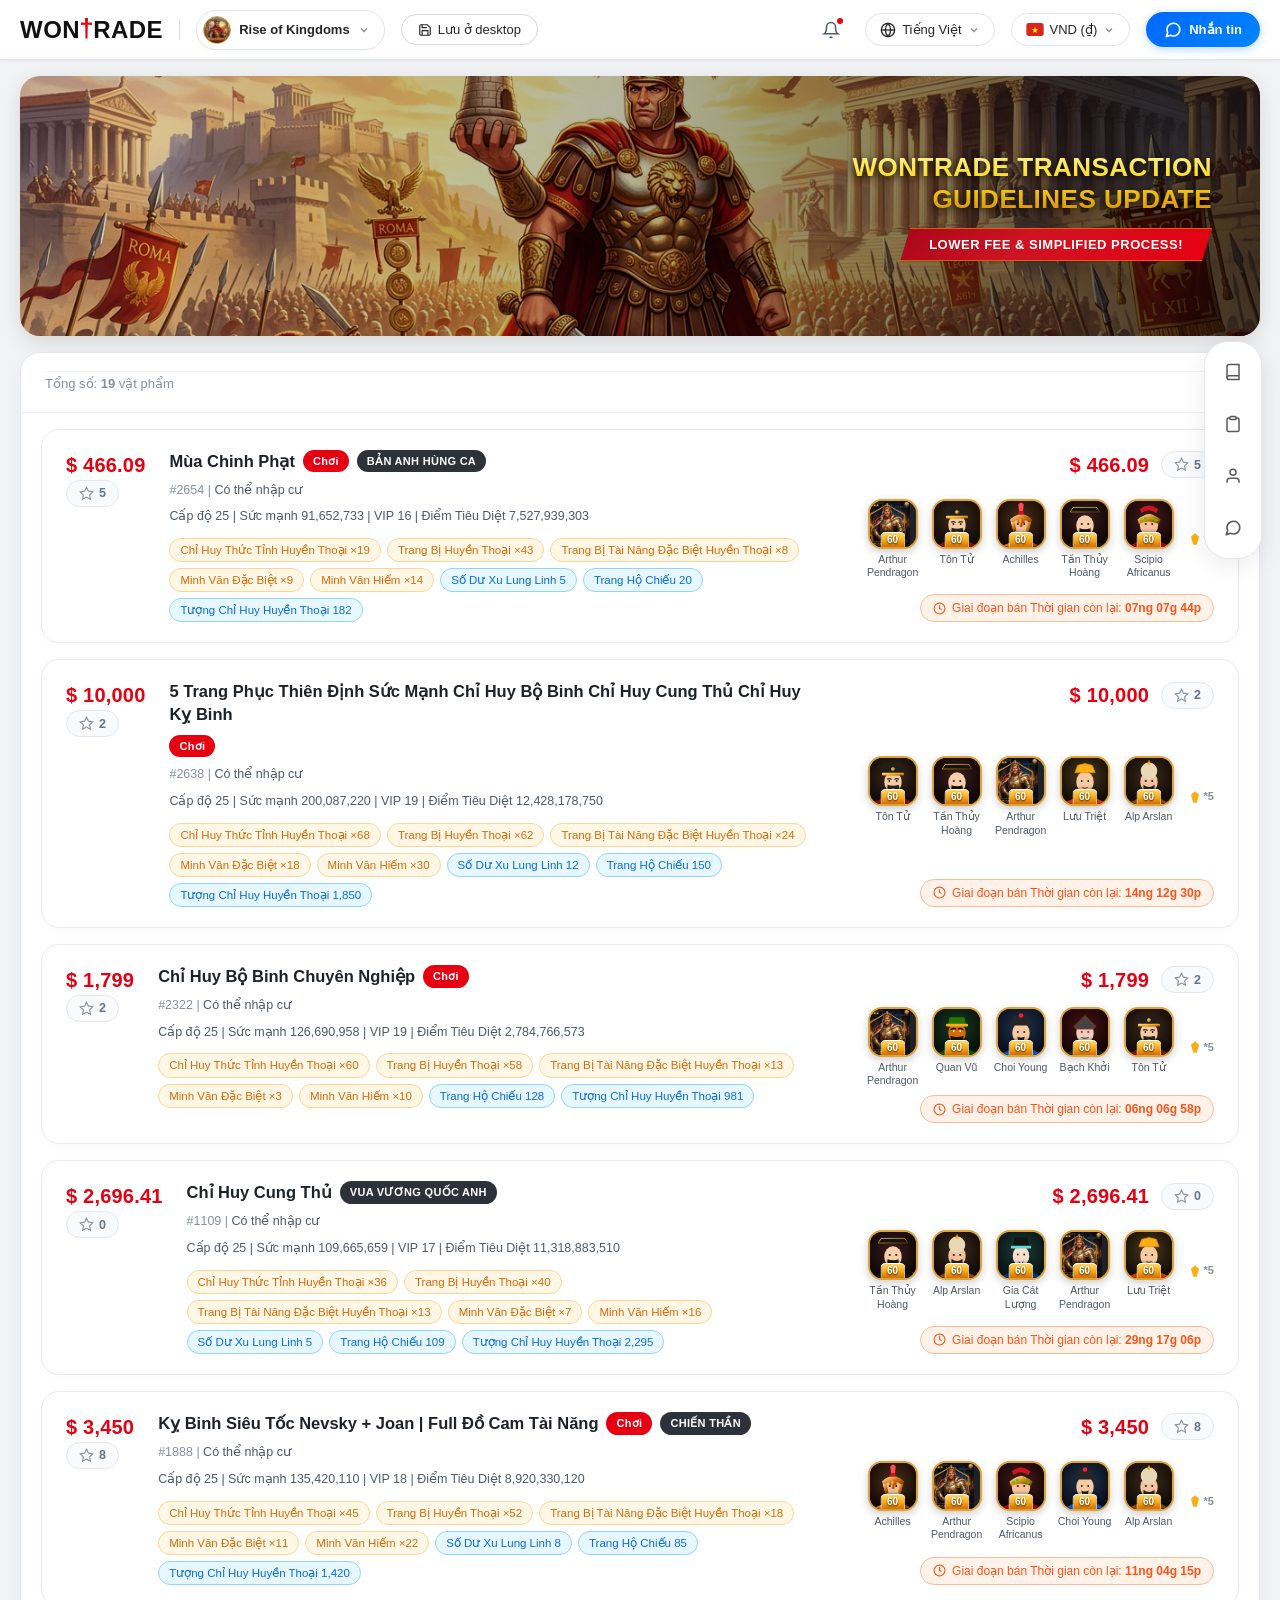
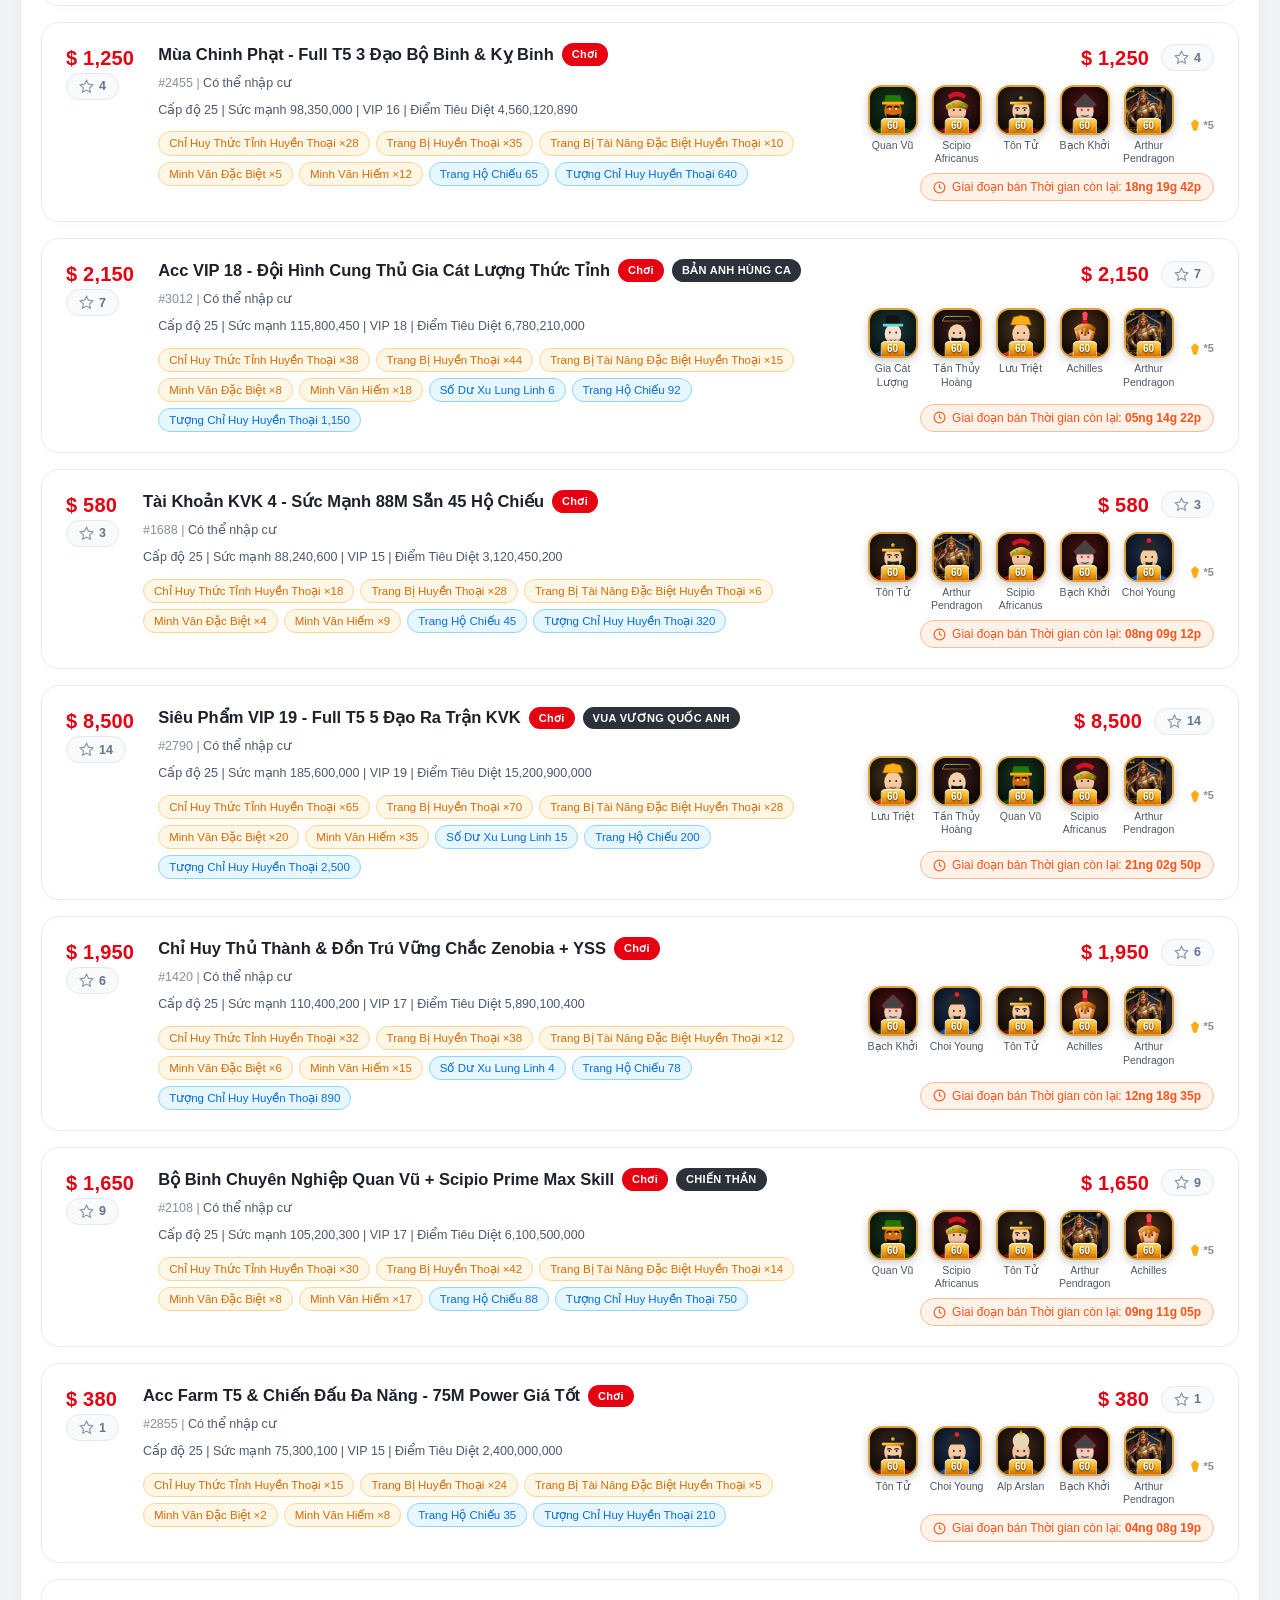
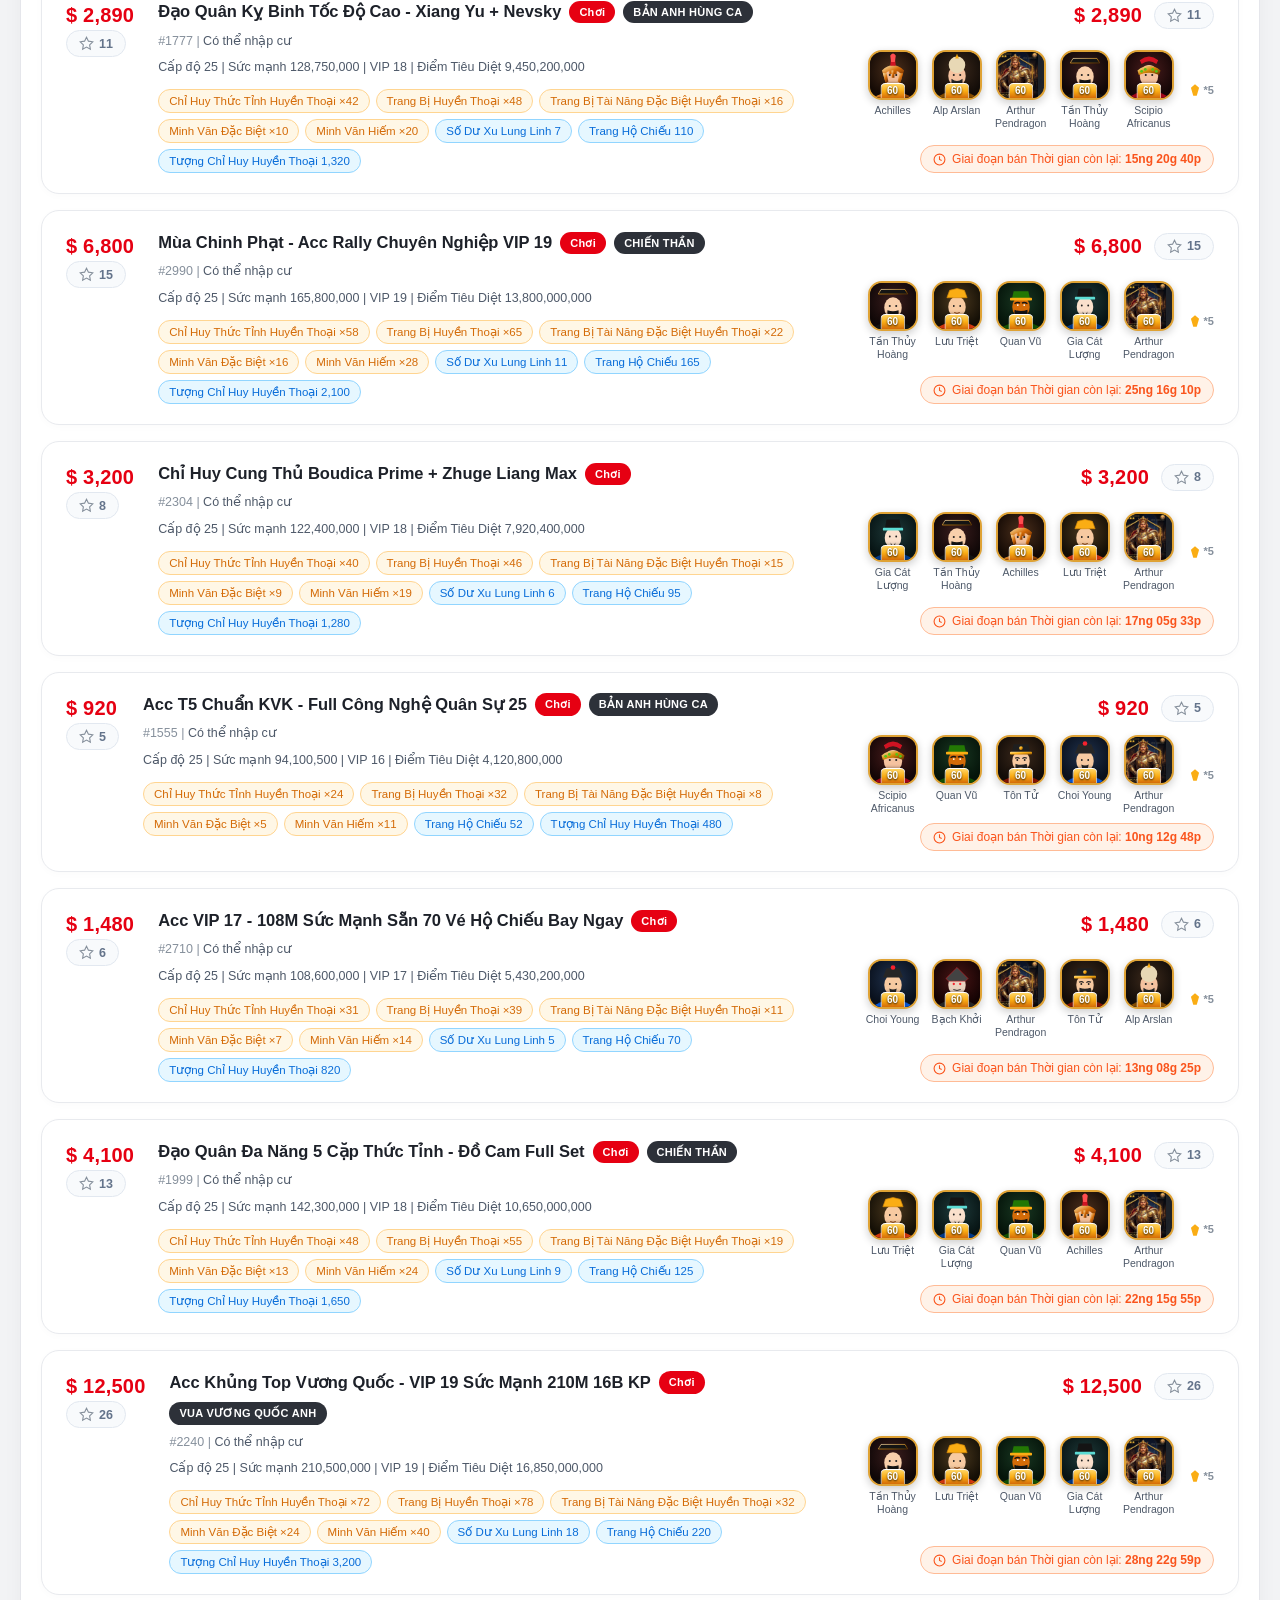
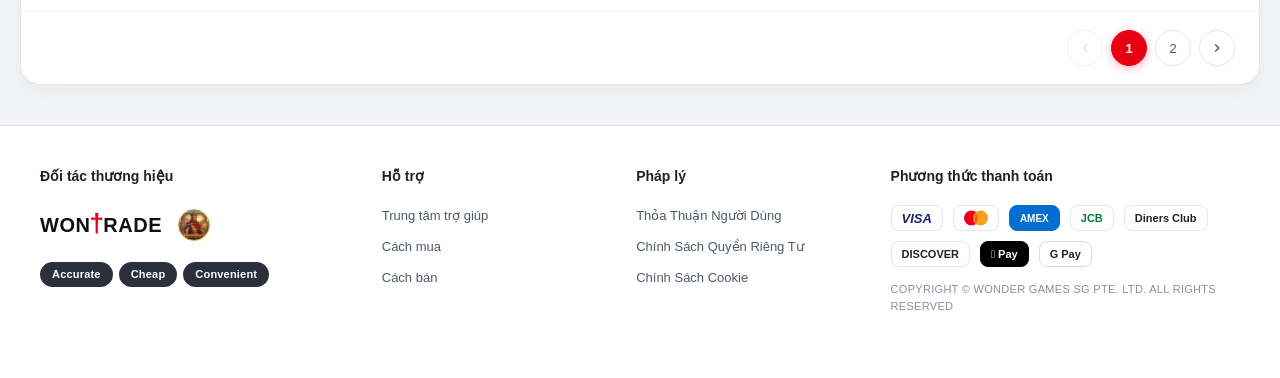
<file: meo/index.html>
<!DOCTYPE html>
<html lang="vi">

<head>
  <meta charset="UTF-8">
  <meta name="viewport" content="width=device-width, initial-scale=1.0, maximum-scale=1.0, user-scalable=no">
  <title>WONTRADE - Nền tảng giao dịch Rise of Kingdoms chính thức</title>
  <meta name="description"
    content="Nhà giao dịch WONTRADE - Nền tảng giao dịch đối tác chính thức cho Rise of Kingdoms. Mua bán tài khoản, chỉ huy thức tỉnh, trang bị huyền thoại an toàn và nhanh chóng.">
  <link rel="stylesheet" href="css/index.css">
  <link rel="icon" href="assets/rok_avatar.jpg" type="image/jpeg">
</head>

<body>

  <div class="app-viewport">
    <!-- ======================================================================
         DESKTOP HEADER
         ====================================================================== -->
    <header class="site-header">
      <div class="header-inner">
        <!-- Left Nav -->
        <div class="header-left">
          <div class="logo">
            WON<span class="logo-dagger">†</span>RADE
          </div>
          <div class="header-divider"></div>

          <!-- Game Selector Dropdown -->
          <div class="game-selector-dropdown" onclick="showActionNotice('Chọn trò chơi: Rise of Kingdoms')">
            <img src="assets/rok_avatar.jpg" alt="Rise of Kingdoms" class="game-avatar">
            <span class="game-name">Rise of Kingdoms</span>
            <svg class="chevron-svg" width="12" height="12" viewBox="0 0 24 24" fill="none" stroke="currentColor"
              stroke-width="2.5">
              <polyline points="6 9 12 15 18 9"></polyline>
            </svg>
          </div>

          <!-- Desktop Save Button -->
          <button class="btn-desktop-save" onclick="showActionNotice('Đã lưu lối tắt vào desktop')">
            <svg width="14" height="14" viewBox="0 0 24 24" fill="none" stroke="currentColor" stroke-width="2">
              <path d="M19 21H5a2 2 0 0 1-2-2V5a2 2 0 0 1 2-2h11l5 5v11a2 2 0 0 1-2 2z"></path>
              <polyline points="17 21 17 13 7 13 7 21"></polyline>
              <polyline points="7 3 7 8 15 8"></polyline>
            </svg>
            <span>Lưu ở desktop</span>
          </button>
        </div>

        <!-- Right Nav -->
        <div class="header-right">
          <!-- Notification Bell -->
          <button class="header-icon-btn" onclick="showActionNotice('Không có thông báo mới')">
            <svg width="18" height="18" viewBox="0 0 24 24" fill="none" stroke="currentColor" stroke-width="2">
              <path d="M18 8A6 6 0 0 0 6 8c0 7-3 9-3 9h18s-3-2-3-9"></path>
              <path d="M13.73 21a2 2 0 0 1-3.46 0"></path>
            </svg>
            <span class="badge-dot"></span>
          </button>

          <!-- Language Selector -->
          <div class="header-select-btn" onclick="showActionNotice('Đổi ngôn ngữ')">
            <svg width="16" height="16" viewBox="0 0 24 24" fill="none" stroke="currentColor" stroke-width="2">
              <circle cx="12" cy="12" r="10"></circle>
              <line x1="2" y1="12" x2="22" y2="12"></line>
              <path d="M12 2a15.3 15.3 0 0 1 4 10 15.3 15.3 0 0 1-4 10 15.3 15.3 0 0 1-4-10 15.3 15.3 0 0 1 4-10z">
              </path>
            </svg>
            <span>Tiếng Việt</span>
            <svg class="chevron-svg" width="12" height="12" viewBox="0 0 24 24" fill="none" stroke="currentColor"
              stroke-width="2.5">
              <polyline points="6 9 12 15 18 9"></polyline>
            </svg>
          </div>

          <!-- Currency Selector (VND) -->
          <div class="header-select-btn" onclick="showActionNotice('Đơn vị tiền tệ: VND (₫)')">
            <svg class="flag-icon" viewBox="0 0 640 480">
              <rect width="640" height="480" fill="#da251d" />
              <polygon points="320,150 348,235 438,235 365,288 393,373 320,320 247,373 275,288 202,235 292,235"
                fill="#ffff00" />
            </svg>
            <span>VND (₫)</span>
            <svg class="chevron-svg" width="12" height="12" viewBox="0 0 24 24" fill="none" stroke="currentColor"
              stroke-width="2.5">
              <polyline points="6 9 12 15 18 9"></polyline>
            </svg>
          </div>

          <!-- Contact Zalo Message Button -->
          <a href="https://zalo.me/0372996420" target="_blank" rel="noopener noreferrer" class="btn-chat-zalo"
            title="Nhắn tin Zalo: 0372996420">
            <svg width="18" height="18" viewBox="0 0 24 24" fill="none" stroke="currentColor" stroke-width="2.2"
              stroke-linecap="round" stroke-linejoin="round">
              <path
                d="M21 11.5a8.38 8.38 0 0 1-.9 3.8 8.5 8.5 0 0 1-7.6 4.7 8.38 8.38 0 0 1-3.8-.9L3 21l1.9-5.7a8.38 8.38 0 0 1-.9-3.8 8.5 8.5 0 0 1 4.7-7.6 8.38 8.38 0 0 1 3.8-.9h.5a8.48 8.48 0 0 1 8 8v.5z">
              </path>
            </svg>
            <span>Nhắn tin</span>
          </a>
        </div>
      </div>
    </header>

    <!-- ======================================================================
         HERO BANNER
         ====================================================================== -->
    <div class="hero-banner-container">
      <!-- Mobile Floating Header Bar (Overlay on Banner) -->
      <div class="mobile-header-bar">
        <div class="mobile-logo">
          WON<span class="logo-dagger">†</span>RADE
        </div>
        <div class="mobile-header-right">
          <a href="javascript:void(0)" class="mobile-nav-link" onclick="showActionNotice('Xem quy tắc')">
            <svg width="12" height="12" viewBox="0 0 24 24" fill="none" stroke="currentColor" stroke-width="2">
              <path d="M4 19.5A2.5 2.5 0 0 1 6.5 17H20"></path>
              <path d="M6.5 2H20v20H6.5A2.5 2.5 0 0 1 4 19.5v-15A2.5 2.5 0 0 1 6.5 2z"></path>
            </svg>
            <span>Quy tắc</span>
          </a>

          <div class="mobile-header-icon" onclick="showActionNotice('Đơn vị tiền tệ: VND (₫)')" title="Tiền tệ: VND">
            <span style="font-weight: 700; font-size: 13px; color: #fff;">₫</span>
          </div>

          <!-- Mobile Zalo Message Link (Màu xanh Zalo đồng bộ) -->
          <a href="https://zalo.me/0372996420" target="_blank" rel="noopener noreferrer"
            class="mobile-header-icon mobile-header-zalo" title="Nhắn tin Zalo: 0372996420"
            style="color: #fff; text-decoration: none; display: flex; align-items: center; justify-content: center;">
            <svg width="17" height="17" viewBox="0 0 24 24" fill="none" stroke="currentColor" stroke-width="2.2"
              stroke-linecap="round" stroke-linejoin="round">
              <path
                d="M21 11.5a8.38 8.38 0 0 1-.9 3.8 8.5 8.5 0 0 1-7.6 4.7 8.38 8.38 0 0 1-3.8-.9L3 21l1.9-5.7a8.38 8.38 0 0 1 4.7-7.6 8.38 8.38 0 0 1 3.8-.9h.5a8.48 8.48 0 0 1 8 8v.5z">
              </path>
            </svg>
          </a>
        </div>
      </div>

      <!-- Banner Body -->
      <div class="hero-banner">
        <!-- Desktop Overlay Text -->
        <div class="banner-overlay-content">
          <h1 class="banner-headline">WONTRADE TRANSACTION GUIDELINES UPDATE</h1>
          <div class="banner-ribbon">LOWER FEE &amp; SIMPLIFIED PROCESS!</div>
        </div>

        <!-- Mobile Overlay Text -->
        <div class="mobile-banner-content">
          <div class="mobile-banner-title">NHÀ GIAO DỊCH WONTRADE</div>
          <div class="mobile-banner-subtitle">CHÍNH THỨC PHÁT HÀNH</div>
          <div class="mobile-banner-badge">PLATFORUM GIAO DỊCH ĐỐI TÁC CHÍNH THỨC</div>
          <div class="carousel-dots">
            <div class="carousel-dot"></div>
            <div class="carousel-dot active"></div>
            <div class="carousel-dot"></div>
          </div>
        </div>
      </div>
    </div>

    <!-- ======================================================================
         MAIN CONTENT AREA
         ====================================================================== -->
    <main class="main-wrapper">
      <div class="content-card">
        <!-- ==================================================================
             ITEM COUNT BAR (CHỈ HIỂN THỊ SỐ LƯỢNG VẬT PHẨM)
             ================================================================== -->
        <div class="filter-section">
          <div class="filter-row-bottom" style="margin: 0; padding: 2px 0;">
            <div class="filter-bottom-left">
              <span>Tổng số: <strong class="item-count-val">19</strong> vật phẩm</span>
            </div>
          </div>
        </div>

        <!-- Mobile Item Count Bar -->
        <div class="mobile-filter-bar">
          <div class="mobile-filter-subrow" style="margin-top: 0; padding: 2px 0;">
            <div>Tổng số: <strong class="item-count-val">19</strong> vật phẩm</div>
          </div>
        </div>

        <!-- ==================================================================
             PRODUCT LISTINGS
             ================================================================== -->
        <div class="listings-container" id="listingsContainer">
          <!-- Dynamically populated by js/index.js -->
        </div>

        <!-- Pagination (Desktop) -->
        <div class="pagination-wrap">
          <button class="page-btn disabled" aria-label="Trang trước">
            <svg width="14" height="14" viewBox="0 0 24 24" fill="none" stroke="currentColor" stroke-width="2.5">
              <polyline points="15 18 9 12 15 6"></polyline>
            </svg>
          </button>
          <button class="page-btn active">1</button>
          <button class="page-btn" onclick="showActionNotice('Chuyển sang trang 2')">2</button>
          <button class="page-btn" onclick="showActionNotice('Chuyển sang trang tiếp theo')" aria-label="Trang sau">
            <svg width="14" height="14" viewBox="0 0 24 24" fill="none" stroke="currentColor" stroke-width="2.5">
              <polyline points="9 18 15 12 9 6"></polyline>
            </svg>
          </button>
        </div>
      </div>
    </main>

    <!-- ======================================================================
         FLOATING SIDEBAR (Desktop)
         ====================================================================== -->
    <aside class="floating-sidebar">
      <!-- 1. Hướng dẫn -->
      <a href="guide/index.html" class="floating-btn" title="Hướng dẫn giao dịch">
        <svg width="18" height="18" viewBox="0 0 24 24" fill="none" stroke="currentColor" stroke-width="2">
          <path d="M4 19.5A2.5 2.5 0 0 1 6.5 17H20"></path>
          <path d="M6.5 2H20v20H6.5A2.5 2.5 0 0 1 4 19.5v-15A2.5 2.5 0 0 1 6.5 2z"></path>
        </svg>
        <span class="floating-tooltip">Hướng dẫn</span>
      </a>

      <!-- 2. Lịch sử xem (Bỏ dấu ? hỏi đáp theo yêu cầu) -->
      <a href="history/index.html" class="floating-btn" title="Lịch sử xem vật phẩm">
        <svg width="18" height="18" viewBox="0 0 24 24" fill="none" stroke="currentColor" stroke-width="2">
          <path d="M16 4h2a2 2 0 0 1 2 2v14a2 2 0 0 1-2 2H6a2 2 0 0 1-2-2V6a2 2 0 0 1 2-2h2"></path>
          <rect x="8" y="2" width="8" height="4" rx="1" ry="1"></rect>
        </svg>
        <span class="floating-tooltip">Lịch sử</span>
      </a>

      <!-- 3. Nút Profile (chuyển từ tính năng sang profile) -->
      <a href="profile/index.html" class="floating-btn" title="Hồ sơ cá nhân (Profile)">
        <svg width="18" height="18" viewBox="0 0 24 24" fill="none" stroke="currentColor" stroke-width="2">
          <path d="M20 21v-2a4 4 0 0 0-4-4H8a4 4 0 0 0-4 4v2"></path>
          <circle cx="12" cy="7" r="4"></circle>
        </svg>
        <span class="floating-tooltip">Profile</span>
      </a>

      <!-- 4. Zalo CSKH (chuyển CSKH sang dạng Zalo) -->
      <a href="https://zalo.me/0372996420" target="_blank" rel="noopener noreferrer"
        class="floating-btn floating-zalo-btn" title="Zalo CSKH 24/7">
        <svg width="18" height="18" viewBox="0 0 24 24" fill="none" stroke="currentColor" stroke-width="2.2"
          stroke-linecap="round" stroke-linejoin="round">
          <path
            d="M21 11.5a8.38 8.38 0 0 1-.9 3.8 8.5 8.5 0 0 1-7.6 4.7 8.38 8.38 0 0 1-3.8-.9L3 21l1.9-5.7a8.38 8.38 0 0 1-.9-3.8 8.5 8.5 0 0 1 4.7-7.6 8.38 8.38 0 0 1 3.8-.9h.5a8.48 8.48 0 0 1 8 8v.5z">
          </path>
        </svg>
        <span class="floating-tooltip">Zalo 24/7</span>
      </a>
    </aside>

    <!-- ======================================================================
         SITE FOOTER (Desktop)
         ====================================================================== -->
    <footer class="site-footer">
      <div class="footer-inner">
        <div class="footer-columns">
          <!-- Col 1: Brand Partners -->
          <div class="footer-col">
            <div class="footer-col-title">Đối tác thương hiệu</div>
            <div class="brand-logos-wrap">
              <div class="logo" style="font-size: 20px;">
                WON<span class="logo-dagger">†</span>RADE
              </div>
              <img src="assets/rok_avatar.jpg" alt="Rise of Kingdoms" class="brand-rok-icon">
            </div>
            <div class="feature-badges-row">
              <span class="feature-pill">Accurate</span>
              <span class="feature-pill">Cheap</span>
              <span class="feature-pill">Convenient</span>
            </div>
          </div>

          <!-- Col 2: Support -->
          <div class="footer-col">
            <div class="footer-col-title">Hỗ trợ</div>
            <ul class="footer-links-list">
              <li><a href="javascript:void(0)" class="footer-link"
                  onclick="showActionNotice('Trung tâm trợ giúp')">Trung tâm trợ giúp</a></li>
              <li><a href="javascript:void(0)" class="footer-link" onclick="showActionNotice('Cách mua tài khoản')">Cách
                  mua</a></li>
              <li><a href="javascript:void(0)" class="footer-link" onclick="showActionNotice('Cách bán tài khoản')">Cách
                  bán</a></li>
            </ul>
          </div>

          <!-- Col 3: Legal -->
          <div class="footer-col">
            <div class="footer-col-title">Pháp lý</div>
            <ul class="footer-links-list">
              <li><a href="javascript:void(0)" class="footer-link"
                  onclick="showActionNotice('Thỏa Thuận Người Dùng')">Thỏa Thuận Người Dùng</a></li>
              <li><a href="javascript:void(0)" class="footer-link"
                  onclick="showActionNotice('Chính Sách Quyền Riêng Tư')">Chính Sách Quyền Riêng Tư</a></li>
              <li><a href="javascript:void(0)" class="footer-link" onclick="showActionNotice('Chính Sách Cookie')">Chính
                  Sách Cookie</a></li>
            </ul>
          </div>

          <!-- Col 4: Payment Methods -->
          <div class="footer-col">
            <div class="footer-col-title">Phương thức thanh toán</div>
            <div class="payment-methods-grid">
              <div class="payment-card-logo visa">VISA</div>
              <div class="payment-card-logo mastercard">
                <svg width="24" height="16" viewBox="0 0 32 20" style="vertical-align: middle;">
                  <circle cx="10" cy="10" r="10" fill="#EB001B" />
                  <circle cx="22" cy="10" r="10" fill="#F79E1B" />
                  <path d="M16 3.6a10 10 0 0 1 0 12.8 10 10 0 0 1 0-12.8z" fill="#FF5F00" />
                </svg>
              </div>
              <div class="payment-card-logo amex">AMEX</div>
              <div class="payment-card-logo jcb">JCB</div>
              <div class="payment-card-logo">Diners Club</div>
              <div class="payment-card-logo">DISCOVER</div>
              <div class="payment-card-logo apple-pay"> Pay</div>
              <div class="payment-card-logo google-pay">G Pay</div>
            </div>
            <div class="copyright-text">
              COPYRIGHT © WONDER GAMES SG PTE. LTD. ALL RIGHTS RESERVED
            </div>
          </div>
        </div>
      </div>
    </footer>

    <!-- ======================================================================
         MOBILE BOTTOM NAVIGATION DOCK (Mobile Only)
         ====================================================================== -->
    <nav class="mobile-bottom-dock">
      <!-- 1. Trang chủ (Giữ nguyên) -->
      <a href="index.html" class="mobile-dock-item active" style="text-decoration: none;">
        <div class="mobile-dock-icon">
          <svg width="22" height="22" viewBox="0 0 24 24" fill="currentColor">
            <path d="M10 20v-6h4v6h5v-8h3L12 3 2 12h3v8z" />
          </svg>
        </div>
        <span>Trang chủ</span>
      </a>

      <!-- 2. Nút IB (Inbox Zalo: 0372996420) -->
      <a href="https://zalo.me/0372996420" target="_blank" rel="noopener noreferrer" class="mobile-center-sell"
        style="text-decoration: none;" title="Nhắn tin Zalo: 0372996420">
        <div class="mobile-plus-btn mobile-zalo-dock-btn">
          <svg width="22" height="22" viewBox="0 0 24 24" fill="none" stroke="currentColor" stroke-width="2.2"
            stroke-linecap="round" stroke-linejoin="round">
            <path
              d="M21 11.5a8.38 8.38 0 0 1-.9 3.8 8.5 8.5 0 0 1-7.6 4.7 8.38 8.38 0 0 1-3.8-.9L3 21l1.9-5.7a8.38 8.38 0 0 1-.9-3.8 8.5 8.5 0 0 1 4.7-7.6 8.38 8.38 0 0 1 3.8-.9h.5a8.48 8.48 0 0 1 8 8v.5z">
            </path>
          </svg>
        </div>
        <span class="mobile-sell-label">IB</span>
      </a>

      <!-- 3. Nút About (Mở trang /profile/) -->
      <a href="profile/index.html" class="mobile-dock-item" style="text-decoration: none;"
        title="Về chúng tôi (About / Profile)">
        <div class="mobile-dock-icon">
          <svg width="22" height="22" viewBox="0 0 24 24" fill="none" stroke="currentColor" stroke-width="2">
            <path d="M20 21v-2a4 4 0 0 0-4-4H8a4 4 0 0 0-4 4v2"></path>
            <circle cx="12" cy="7" r="4"></circle>
          </svg>
        </div>
        <span>About</span>
      </a>
    </nav>
  </div>

  <script src="js/list.js"></script>
  <script src="js/index.js"></script>
</body>

</html>
</file>
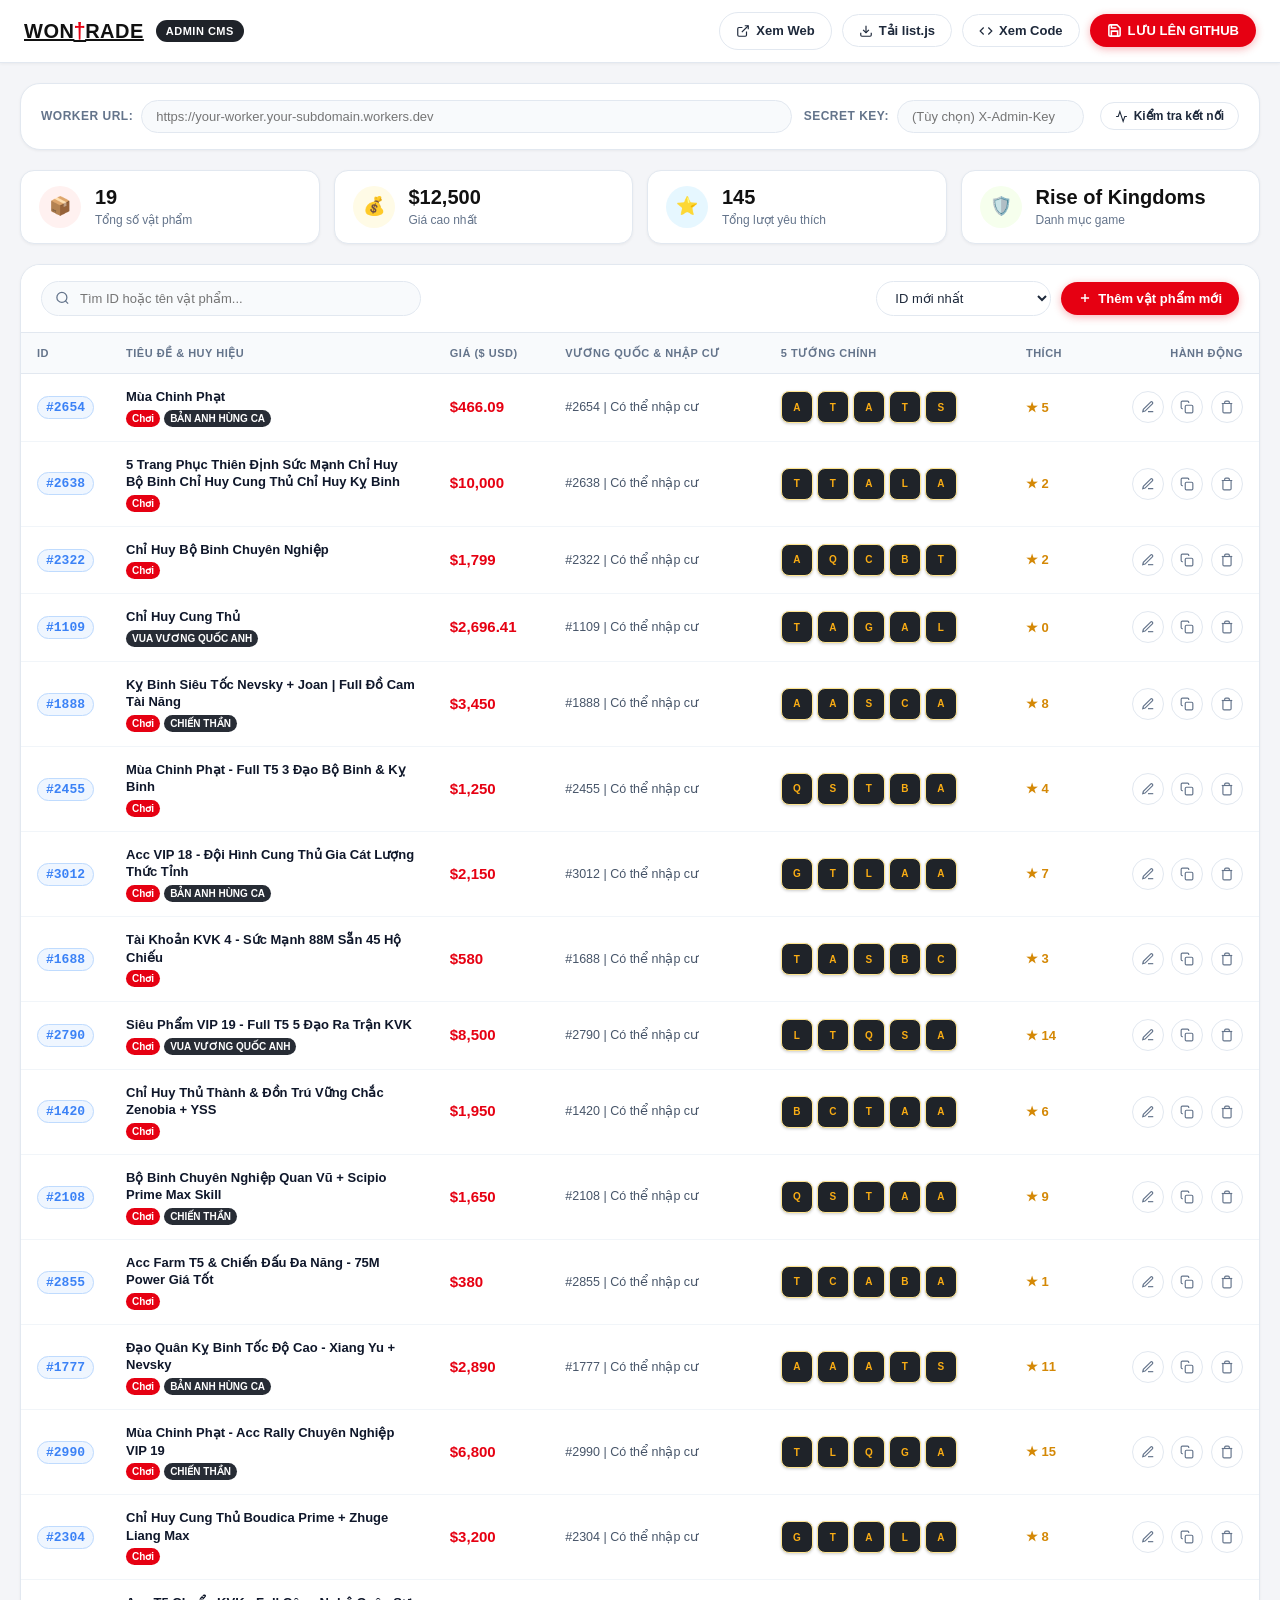
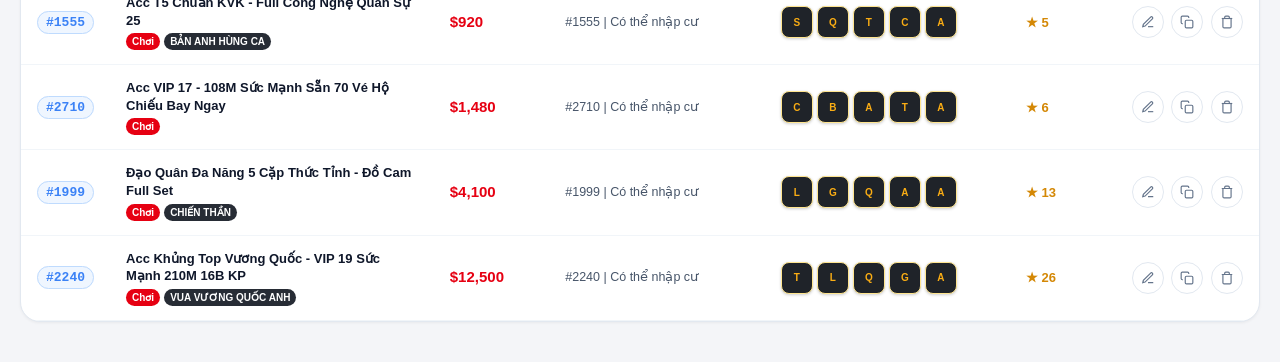
<file: meo/admin/index.html>
<!DOCTYPE html>
<html lang="vi">
<head>
  <meta charset="UTF-8">
  <meta name="viewport" content="width=device-width, initial-scale=1.0, maximum-scale=5.0, viewport-fit=cover">
  <title>WONTRADE Admin CMS - Quản Lý & Cập Nhật list.js</title>
  <link rel="icon" href="../assets/rok_avatar.jpg" type="image/jpeg">
  <style>
    :root {
      --primary: #e60012;
      --primary-hover: #cf0010;
      --primary-light: #fff1f0;
      --dark: #1f2329;
      --dark-card: #272c35;
      --bg: #f4f5f8;
      --card-bg: #ffffff;
      --border: #e2e8f0;
      --text: #1e293b;
      --muted: #64748b;
      --gold: #d48806;
      --gold-bg: #fffbe6;
      --gold-border: #ffe58f;
      --radius-sm: 8px;
      --radius-md: 14px;
      --radius-lg: 20px;
      --radius-pill: 9999px;
      --shadow-sm: 0 1px 3px rgba(0,0,0,0.05);
      --shadow-md: 0 4px 14px rgba(0,0,0,0.06);
      --shadow-lg: 0 10px 30px rgba(0,0,0,0.09);
    }

    * {
      box-sizing: border-box;
      margin: 0;
      padding: 0;
      -webkit-tap-highlight-color: transparent;
    }

    body {
      font-family: -apple-system, BlinkMacSystemFont, "Segoe UI", Roboto, "Helvetica Neue", Arial, sans-serif;
      background-color: var(--bg);
      color: var(--text);
      line-height: 1.5;
      font-size: 14px;
      min-height: 100vh;
      display: flex;
      flex-direction: column;
    }

    button, input, select, textarea {
      font-family: inherit;
      outline: none;
    }

    /* Top Navigation */
    .admin-navbar {
      background: #ffffff;
      border-bottom: 1px solid var(--border);
      padding: 12px 24px;
      position: sticky;
      top: 0;
      z-index: 100;
      box-shadow: var(--shadow-sm);
    }

    .navbar-inner {
      max-width: 1400px;
      margin: 0 auto;
      display: flex;
      align-items: center;
      justify-content: space-between;
      gap: 16px;
      flex-wrap: wrap;
    }

    .brand-wrap {
      display: flex;
      align-items: center;
      gap: 12px;
    }

    .logo {
      font-size: 20px;
      font-weight: 900;
      letter-spacing: 0.5px;
      color: #111;
      display: flex;
      align-items: center;
    }

    .logo-dagger {
      color: var(--primary);
      font-size: 22px;
      margin: 0 -1px;
    }

    .admin-badge {
      background: #1f2329;
      color: #fff;
      font-size: 11px;
      font-weight: 700;
      padding: 3px 10px;
      border-radius: var(--radius-pill);
      letter-spacing: 0.5px;
    }

    .nav-actions {
      display: flex;
      align-items: center;
      gap: 10px;
      flex-wrap: wrap;
    }

    .btn {
      display: inline-flex;
      align-items: center;
      gap: 6px;
      padding: 8px 16px;
      border-radius: var(--radius-pill);
      font-size: 13px;
      font-weight: 600;
      cursor: pointer;
      border: 1px solid transparent;
      transition: all 0.2s ease;
      text-decoration: none;
    }

    .btn-primary {
      background: var(--primary);
      color: #fff;
      box-shadow: 0 2px 8px rgba(230, 0, 18, 0.3);
    }
    .btn-primary:hover {
      background: var(--primary-hover);
      transform: translateY(-1px);
      box-shadow: 0 4px 14px rgba(230, 0, 18, 0.4);
    }
    .btn-primary:disabled {
      opacity: 0.6;
      cursor: not-allowed;
      transform: none;
    }

    .btn-secondary {
      background: #ffffff;
      color: var(--text);
      border-color: var(--border);
    }
    .btn-secondary:hover {
      background: #f8fafc;
      border-color: #cbd5e1;
    }

    .btn-dark {
      background: #1f2329;
      color: #fff;
    }
    .btn-dark:hover {
      background: #333a46;
    }

    .btn-success {
      background: #10b981;
      color: #fff;
    }
    .btn-success:hover {
      background: #059669;
    }

    /* Main Container */
    .admin-container {
      max-width: 1400px;
      margin: 20px auto 40px auto;
      padding: 0 20px;
      flex: 1;
      width: 100%;
    }

    /* Worker Config Card */
    .config-card {
      background: #ffffff;
      border-radius: var(--radius-lg);
      padding: 16px 20px;
      border: 1px solid var(--border);
      box-shadow: var(--shadow-sm);
      margin-bottom: 20px;
      display: flex;
      align-items: center;
      justify-content: space-between;
      gap: 16px;
      flex-wrap: wrap;
    }

    .config-left {
      display: flex;
      align-items: center;
      gap: 12px;
      flex-wrap: wrap;
      flex: 1;
    }

    .config-input-group {
      display: flex;
      align-items: center;
      gap: 8px;
      flex: 1;
      min-width: 280px;
    }

    .config-label {
      font-size: 12px;
      font-weight: 700;
      color: var(--muted);
      white-space: nowrap;
      text-transform: uppercase;
      letter-spacing: 0.5px;
    }

    .input-text {
      width: 100%;
      padding: 8px 14px;
      border-radius: var(--radius-pill);
      border: 1px solid var(--border);
      font-size: 13px;
      background: #f8fafc;
      color: var(--text);
      transition: all 0.2s;
    }

    .input-text:focus {
      background: #fff;
      border-color: #3b82f6;
      box-shadow: 0 0 0 3px rgba(59, 130, 246, 0.15);
    }

    /* Stats Grid */
    .stats-grid {
      display: grid;
      grid-template-columns: repeat(auto-fit, minmax(200px, 1fr));
      gap: 14px;
      margin-bottom: 20px;
    }

    .stat-card {
      background: #ffffff;
      border-radius: var(--radius-md);
      padding: 14px 18px;
      border: 1px solid var(--border);
      box-shadow: var(--shadow-sm);
      display: flex;
      align-items: center;
      gap: 14px;
    }

    .stat-icon {
      width: 42px;
      height: 42px;
      border-radius: 50%;
      display: flex;
      align-items: center;
      justify-content: center;
      font-size: 18px;
      flex-shrink: 0;
    }

    .stat-icon.red { background: #fff1f0; color: var(--primary); }
    .stat-icon.gold { background: var(--gold-bg); color: var(--gold); }
    .stat-icon.blue { background: #e6f7ff; color: #1890ff; }
    .stat-icon.green { background: #f6ffed; color: #52c41a; }

    .stat-info .stat-val {
      font-size: 20px;
      font-weight: 800;
      color: #111;
      line-height: 1.2;
    }

    .stat-info .stat-title {
      font-size: 12px;
      color: var(--muted);
      margin-top: 2px;
    }

    /* Content Area */
    .cms-main-card {
      background: #ffffff;
      border-radius: var(--radius-lg);
      border: 1px solid var(--border);
      box-shadow: var(--shadow-sm);
      overflow: hidden;
    }

    /* Toolbar */
    .cms-toolbar {
      padding: 16px 20px;
      border-bottom: 1px solid var(--border);
      display: flex;
      align-items: center;
      justify-content: space-between;
      gap: 14px;
      flex-wrap: wrap;
      background: #ffffff;
    }

    .toolbar-search {
      position: relative;
      flex: 1;
      max-width: 380px;
      min-width: 220px;
    }

    .toolbar-search svg {
      position: absolute;
      left: 14px;
      top: 50%;
      transform: translateY(-50%);
      color: var(--muted);
    }

    .toolbar-search input {
      width: 100%;
      padding: 9px 16px 9px 38px;
      border-radius: var(--radius-pill);
      border: 1px solid var(--border);
      font-size: 13px;
      background: #f8fafc;
      transition: all 0.2s;
    }

    .toolbar-search input:focus {
      background: #fff;
      border-color: #3b82f6;
      box-shadow: 0 0 0 3px rgba(59, 130, 246, 0.15);
    }

    .toolbar-filters {
      display: flex;
      align-items: center;
      gap: 10px;
      flex-wrap: wrap;
    }

    .select-dropdown {
      padding: 8px 14px;
      border-radius: var(--radius-pill);
      border: 1px solid var(--border);
      font-size: 13px;
      background: #ffffff;
      color: var(--text);
      cursor: pointer;
    }

    /* Items Table / List */
    .items-table-wrap {
      overflow-x: auto;
    }

    table.items-table {
      width: 100%;
      border-collapse: collapse;
      text-align: left;
      font-size: 13px;
    }

    table.items-table th {
      background: #f8fafc;
      padding: 12px 16px;
      font-weight: 700;
      color: var(--muted);
      border-bottom: 1px solid var(--border);
      white-space: nowrap;
      text-transform: uppercase;
      font-size: 11px;
      letter-spacing: 0.5px;
    }

    table.items-table td {
      padding: 14px 16px;
      border-bottom: 1px solid #f1f5f9;
      vertical-align: middle;
    }

    table.items-table tr:hover {
      background-color: #fafbfd;
    }

    .item-id-badge {
      font-family: monospace;
      font-weight: 700;
      color: #3b82f6;
      background: #eff6ff;
      padding: 3px 8px;
      border-radius: var(--radius-pill);
      border: 1px solid #bfdbfe;
    }

    .item-title-cell {
      max-width: 280px;
    }

    .item-title-text {
      font-weight: 700;
      color: #0f172a;
      line-height: 1.35;
      margin-bottom: 4px;
    }

    .item-sub-badges {
      display: flex;
      gap: 4px;
      flex-wrap: wrap;
    }

    .mini-badge {
      font-size: 10px;
      padding: 1px 6px;
      border-radius: var(--radius-pill);
      font-weight: 700;
    }
    .mini-badge.red { background: var(--primary); color: #fff; }
    .mini-badge.dark { background: #272c35; color: #fff; }

    .price-badge {
      font-size: 15px;
      font-weight: 800;
      color: var(--primary);
    }

    .commander-avatar-stack {
      display: flex;
      align-items: center;
      gap: -4px;
    }

    .mini-comm-frame {
      width: 32px;
      height: 32px;
      border-radius: 8px;
      border: 1.5px solid var(--gold-border);
      background: #1f2329;
      overflow: hidden;
      display: inline-flex;
      align-items: center;
      justify-content: center;
      box-shadow: 0 1px 3px rgba(0,0,0,0.2);
      margin-right: 4px;
    }

    .actions-cell {
      white-space: nowrap;
      text-align: right;
    }

    .btn-action {
      width: 32px;
      height: 32px;
      border-radius: 50%;
      border: 1px solid var(--border);
      background: #fff;
      display: inline-flex;
      align-items: center;
      justify-content: center;
      color: var(--muted);
      cursor: pointer;
      transition: all 0.2s;
      margin-left: 4px;
    }

    .btn-action:hover {
      border-color: #94a3b8;
      color: var(--text);
      transform: translateY(-1px);
    }

    .btn-action.edit:hover { background: #eff6ff; color: #2563eb; border-color: #bfdbfe; }
    .btn-action.copy:hover { background: #fefce8; color: #ca8a04; border-color: #fef08a; }
    .btn-action.delete:hover { background: #fef2f2; color: #dc2626; border-color: #fecaca; }

    /* Modal Form */
    .modal-backdrop {
      position: fixed;
      inset: 0;
      background: rgba(15, 23, 42, 0.6);
      backdrop-filter: blur(4px);
      z-index: 1000;
      display: none;
      align-items: center;
      justify-content: center;
      padding: 20px;
    }

    .modal-backdrop.show {
      display: flex;
    }

    .modal-dialog {
      background: #ffffff;
      border-radius: var(--radius-lg);
      width: 100%;
      max-width: 780px;
      max-height: 90vh;
      display: flex;
      flex-direction: column;
      box-shadow: var(--shadow-lg);
      border: 1px solid var(--border);
      animation: modalFadeIn 0.2s ease-out;
    }

    @keyframes modalFadeIn {
      from { opacity: 0; transform: scale(0.96) translateY(10px); }
      to { opacity: 1; transform: scale(1) translateY(0); }
    }

    .modal-header {
      padding: 18px 24px;
      border-bottom: 1px solid var(--border);
      display: flex;
      align-items: center;
      justify-content: space-between;
    }

    .modal-title {
      font-size: 17px;
      font-weight: 700;
      color: #0f172a;
    }

    .btn-close-modal {
      width: 32px;
      height: 32px;
      border-radius: 50%;
      background: #f1f5f9;
      border: none;
      display: flex;
      align-items: center;
      justify-content: center;
      cursor: pointer;
      color: var(--muted);
      transition: all 0.2s;
    }

    .btn-close-modal:hover {
      background: #e2e8f0;
      color: #0f172a;
    }

    .modal-body {
      padding: 20px 24px;
      overflow-y: auto;
      flex: 1;
    }

    .modal-footer {
      padding: 16px 24px;
      border-top: 1px solid var(--border);
      display: flex;
      align-items: center;
      justify-content: flex-end;
      gap: 10px;
      background: #f8fafc;
      border-radius: 0 0 var(--radius-lg) var(--radius-lg);
    }

    /* Form Fields */
    .form-grid {
      display: grid;
      grid-template-columns: repeat(2, 1fr);
      gap: 16px;
    }

    .form-group {
      display: flex;
      flex-direction: column;
      gap: 6px;
    }

    .form-group.full {
      grid-column: span 2;
    }

    .form-label {
      font-size: 12px;
      font-weight: 700;
      color: #475569;
    }

    .form-control {
      width: 100%;
      padding: 9px 14px;
      border-radius: var(--radius-sm);
      border: 1px solid var(--border);
      font-size: 13px;
      background: #ffffff;
      color: var(--text);
      transition: all 0.2s;
    }

    .form-control:focus {
      border-color: #3b82f6;
      box-shadow: 0 0 0 3px rgba(59, 130, 246, 0.15);
    }

    /* Toast Alert Notification */
    .toast-notice {
      position: fixed;
      bottom: 24px;
      left: 50%;
      transform: translateX(-50%) translateY(20px);
      background: #1f2329;
      color: #fff;
      padding: 12px 24px;
      border-radius: var(--radius-pill);
      font-size: 13.5px;
      font-weight: 600;
      box-shadow: 0 10px 30px rgba(0,0,0,0.3);
      display: flex;
      align-items: center;
      gap: 10px;
      z-index: 99999;
      opacity: 0;
      pointer-events: none;
      transition: all 0.25s cubic-bezier(0.4, 0, 0.2, 1);
      max-width: 90vw;
      text-align: center;
    }

    .toast-notice.show {
      opacity: 1;
      pointer-events: auto;
      transform: translateX(-50%) translateY(0);
    }

    .toast-notice.success { background: #065f46; border: 1px solid #10b981; }
    .toast-notice.error { background: #991b1b; border: 1px solid #ef4444; }

    /* Success Publish Modal Alert */
    .publish-success-banner {
      background: linear-gradient(135deg, #064e3b 0%, #065f46 100%);
      border: 1px solid #10b981;
      border-radius: var(--radius-md);
      padding: 16px 20px;
      color: #fff;
      margin-bottom: 20px;
      display: none;
      animation: modalFadeIn 0.3s ease;
    }

    .publish-success-banner.show {
      display: block;
    }

    .banner-title-row {
      display: flex;
      align-items: center;
      gap: 8px;
      font-weight: 700;
      font-size: 15px;
      margin-bottom: 6px;
    }

    .banner-desc {
      font-size: 13px;
      color: #d1fae5;
      line-height: 1.5;
    }

    /* Code View Modal */
    pre.code-preview {
      background: #1e293b;
      color: #e2e8f0;
      padding: 16px;
      border-radius: var(--radius-md);
      font-family: Consolas, Monaco, monospace;
      font-size: 12px;
      max-height: 480px;
      overflow: auto;
      line-height: 1.5;
    }

    /* Action button label (hidden on desktop, visible on mobile cards) */
    .btn-action-label {
      display: none;
    }

    /* Scroll to Top Floating Button */
    .scroll-top-btn {
      position: fixed;
      bottom: max(20px, env(safe-area-inset-bottom, 20px));
      right: 16px;
      width: 42px;
      height: 42px;
      border-radius: 50%;
      background: #1f2329;
      color: #ffffff;
      border: 1px solid rgba(255,255,255,0.2);
      box-shadow: 0 4px 16px rgba(0,0,0,0.25);
      display: flex;
      align-items: center;
      justify-content: center;
      cursor: pointer;
      z-index: 999;
      opacity: 0;
      visibility: hidden;
      transform: translateY(12px);
      transition: all 0.25s cubic-bezier(0.4, 0, 0.2, 1);
    }

    .scroll-top-btn.visible {
      opacity: 1;
      visibility: visible;
      transform: translateY(0);
    }

    .scroll-top-btn:active {
      transform: scale(0.92);
    }

    /* Tablet breakpoint (1024px) */
    @media (max-width: 1024px) {
      .admin-container {
        padding: 0 16px;
      }
      .stats-grid {
        grid-template-columns: repeat(2, 1fr);
      }
    }

    /* Mobile breakpoint (768px) */
    @media (max-width: 768px) {
      .admin-navbar {
        padding: 10px 14px;
        backdrop-filter: blur(8px);
        background: rgba(255, 255, 255, 0.96);
      }

      .navbar-inner {
        flex-direction: column;
        align-items: stretch;
        gap: 8px;
      }

      .brand-wrap {
        width: 100%;
        display: flex;
        justify-content: space-between;
        align-items: center;
      }

      .nav-actions {
        display: grid;
        grid-template-columns: repeat(3, 1fr);
        gap: 6px;
        width: 100%;
      }

      .nav-actions .btn {
        padding: 7px 6px;
        font-size: 11.5px;
        justify-content: center;
        border-radius: var(--radius-sm);
        white-space: nowrap;
      }

      .nav-actions .btn svg {
        width: 13px;
        height: 13px;
        flex-shrink: 0;
      }

      .nav-actions .btn-primary {
        grid-column: 1 / -1;
        padding: 10px 14px;
        font-size: 13px;
        font-weight: 700;
        border-radius: var(--radius-pill);
        box-shadow: 0 2px 10px rgba(230, 0, 18, 0.35);
      }

      .admin-container {
        margin: 12px auto 30px auto;
        padding: 0 10px;
      }

      /* Cloudflare Worker Card Mobile */
      .config-card {
        padding: 12px 14px;
        flex-direction: column;
        align-items: stretch;
        gap: 10px;
        border-radius: var(--radius-md);
      }

      .config-left {
        flex-direction: column;
        width: 100%;
        gap: 8px;
      }

      .config-input-group {
        width: 100% !important;
        max-width: 100% !important;
        min-width: 0 !important;
        flex-direction: column;
        align-items: flex-start;
        gap: 4px;
      }

      .config-card button {
        width: 100% !important;
        justify-content: center;
        padding: 9px;
      }

      /* Stats 2x2 Grid */
      .stats-grid {
        grid-template-columns: repeat(2, 1fr);
        gap: 8px;
        margin-bottom: 12px;
      }

      .stat-card {
        padding: 10px 12px;
        gap: 10px;
        border-radius: var(--radius-sm);
      }

      .stat-icon {
        width: 36px;
        height: 36px;
        font-size: 16px;
      }

      .stat-info .stat-val {
        font-size: 17px;
      }

      .stat-info .stat-title {
        font-size: 11px;
      }

      /* Toolbar Mobile */
      .cms-main-card {
        border-radius: var(--radius-md);
      }

      .cms-toolbar {
        padding: 12px;
        flex-direction: column;
        align-items: stretch;
        gap: 10px;
      }

      .toolbar-search {
        max-width: 100%;
        width: 100%;
        min-width: 0;
      }

      .toolbar-filters {
        width: 100%;
        display: flex;
        gap: 8px;
      }

      .select-dropdown {
        flex: 1;
        min-width: 0;
        font-size: 12.5px;
        padding: 8px 10px;
      }

      .toolbar-filters .btn-primary {
        flex: 1.2;
        justify-content: center;
        white-space: nowrap;
        font-size: 12.5px;
        padding: 8px 12px;
      }

      /* Items Table to Modern Card View */
      .items-table-wrap {
        overflow-x: visible;
      }

      table.items-table {
        display: block;
        width: 100%;
      }

      table.items-table thead {
        display: none;
      }

      table.items-table tbody {
        display: flex;
        flex-direction: column;
        gap: 10px;
        padding: 10px 8px;
        background: #f8fafc;
      }

      table.items-table tr {
        display: grid;
        grid-template-columns: 1fr auto;
        grid-template-areas:
          "id price"
          "title title"
          "info info"
          "comm fav"
          "actions actions";
        gap: 8px 10px;
        background: #ffffff;
        border: 1px solid var(--border);
        border-radius: var(--radius-md);
        padding: 12px;
        box-shadow: 0 1px 3px rgba(0,0,0,0.03);
      }

      table.items-table tr:hover {
        background-color: #ffffff;
      }

      table.items-table tr:active {
        transform: scale(0.995);
      }

      table.items-table tr.empty-row {
        display: block;
        padding: 30px 10px;
      }

      table.items-table tr.empty-row td {
        display: block;
        width: 100%;
        text-align: center;
      }

      table.items-table td {
        padding: 0;
        border: none;
      }

      table.items-table td:nth-child(1) {
        grid-area: id;
        align-self: center;
      }

      table.items-table td:nth-child(2) {
        grid-area: title;
        max-width: 100%;
      }

      table.items-table td:nth-child(3) {
        grid-area: price;
        text-align: right;
        align-self: center;
      }

      table.items-table td:nth-child(4) {
        grid-area: info;
        background: #f8fafc;
        padding: 6px 10px;
        border-radius: 6px;
        font-size: 12px;
        border-left: 3px solid #3b82f6;
      }

      table.items-table td:nth-child(5) {
        grid-area: comm;
        align-self: center;
      }

      table.items-table td:nth-child(6) {
        grid-area: fav;
        text-align: right;
        align-self: center;
      }

      table.items-table td:nth-child(7) {
        grid-area: actions;
        border-top: 1px solid #f1f5f9;
        padding-top: 10px;
        margin-top: 2px;
        display: flex;
        gap: 8px;
        width: 100%;
      }

      .btn-action {
        flex: 1;
        width: auto;
        height: 38px;
        padding: 0 10px;
        border-radius: var(--radius-pill);
        font-size: 12px;
        font-weight: 600;
        margin-left: 0;
        justify-content: center;
      }

      .btn-action-label {
        display: inline;
        margin-left: 4px;
      }

      /* Modal Bottom Sheet on Mobile */
      .modal-backdrop {
        padding: 10px;
        align-items: flex-end;
      }

      .modal-dialog {
        max-height: 94vh;
        border-radius: 20px 20px 14px 14px;
        width: 100%;
        margin: 0;
        animation: modalSlideUp 0.25s ease-out;
      }

      @keyframes modalSlideUp {
        from { opacity: 0; transform: translateY(30px); }
        to { opacity: 1; transform: translateY(0); }
      }

      .modal-header {
        padding: 14px 16px;
      }

      .modal-title {
        font-size: 16px;
      }

      .modal-body {
        padding: 14px 16px;
        -webkit-overflow-scrolling: touch;
      }

      .form-grid {
        grid-template-columns: 1fr;
        gap: 12px;
      }

      .form-group.full {
        grid-column: span 1;
      }

      .form-control, .input-text {
        font-size: 16px; /* Prevents auto zoom in mobile browser */
        padding: 10px 12px;
        min-height: 42px;
        border-radius: 8px;
      }

      .modal-footer {
        padding: 12px 16px;
        flex-direction: column-reverse;
        gap: 8px;
      }

      .modal-footer .btn {
        width: 100%;
        justify-content: center;
        padding: 11px;
        font-size: 14px;
      }

      /* Raw Code Modal */
      pre.code-preview {
        max-height: 52vh;
        font-size: 11px;
        white-space: pre-wrap;
        word-break: break-all;
        padding: 12px;
      }

      /* Toast & Banners */
      .toast-notice {
        bottom: max(16px, env(safe-area-inset-bottom, 16px));
        width: calc(100% - 32px);
        max-width: 420px;
        font-size: 13px;
        padding: 11px 18px;
      }

      .publish-success-banner {
        padding: 14px;
        margin-bottom: 14px;
        border-radius: var(--radius-sm);
      }

      .banner-title-row {
        font-size: 14px;
      }

      .banner-desc {
        font-size: 12.5px;
      }
    }

    /* Small Screen (<400px) */
    @media (max-width: 400px) {
      .brand-wrap .logo {
        font-size: 18px;
      }

      .admin-badge {
        font-size: 10px;
        padding: 2px 7px;
      }

      .stat-card {
        padding: 8px 10px;
        gap: 8px;
      }

      .stat-icon {
        width: 32px;
        height: 32px;
        font-size: 14px;
      }

      .stat-info .stat-val {
        font-size: 15px;
      }

      .stat-info .stat-title {
        font-size: 10px;
      }

      .nav-actions .btn {
        font-size: 11px;
        padding: 6px 4px;
      }
    }
  </style>
</head>
<body>

  <!-- Top Navbar -->
  <nav class="admin-navbar">
    <div class="navbar-inner">
      <div class="brand-wrap">
        <a href="../index.html" class="logo" title="Xem trang chủ">
          WON<span class="logo-dagger">†</span>RADE
        </a>
        <span class="admin-badge">ADMIN CMS</span>
      </div>

      <div class="nav-actions">
        <!-- View Main Website -->
        <a href="../index.html" target="_blank" class="btn btn-secondary" title="Xem trang chủ">
          <svg width="14" height="14" viewBox="0 0 24 24" fill="none" stroke="currentColor" stroke-width="2"><path d="M18 13v6a2 2 0 0 1-2 2H5a2 2 0 0 1-2-2V8a2 2 0 0 1 2-2h6"></path><polyline points="15 3 21 3 21 9"></polyline><line x1="10" y1="14" x2="21" y2="3"></line></svg>
          <span class="nav-btn-text">Xem Web</span>
        </a>

        <!-- Export Backup -->
        <button class="btn btn-secondary" onclick="exportListJsFile()" title="Tải file list.js về máy dự phòng">
          <svg width="14" height="14" viewBox="0 0 24 24" fill="none" stroke="currentColor" stroke-width="2"><path d="M21 15v4a2 2 0 0 1-2 2H5a2 2 0 0 1-2-2v-4"></path><polyline points="7 10 12 15 17 10"></polyline><line x1="12" y1="15" x2="12" y2="3"></line></svg>
          <span class="nav-btn-text">Tải list.js</span>
        </button>

        <!-- View Raw Code -->
        <button class="btn btn-secondary" onclick="openRawCodeModal()" title="Xem mã nguồn JS">
          <svg width="14" height="14" viewBox="0 0 24 24" fill="none" stroke="currentColor" stroke-width="2"><polyline points="16 18 22 12 16 6"></polyline><polyline points="8 6 2 12 8 18"></polyline></svg>
          <span class="nav-btn-text">Xem Code</span>
        </button>

        <!-- Save & Publish to GitHub -->
        <button class="btn btn-primary" id="btnPublishGithub" onclick="publishToGithubWorker()">
          <svg id="publishIcon" width="15" height="15" viewBox="0 0 24 24" fill="none" stroke="currentColor" stroke-width="2.5"><path d="M19 21H5a2 2 0 0 1-2-2V5a2 2 0 0 1 2-2h11l5 5v11a2 2 0 0 1-2 2z"></path><polyline points="17 21 17 13 7 13 7 21"></polyline><polyline points="7 3 7 8 15 8"></polyline></svg>
          <span id="publishText">LƯU LÊN GITHUB</span>
        </button>
      </div>
    </div>
  </nav>

  <!-- Main Container -->
  <main class="admin-container">

    <!-- Success Message Notice (Hidden by default, shown on HTTP 200) -->
    <div class="publish-success-banner" id="publishSuccessBanner">
      <div class="banner-title-row">
        <svg width="18" height="18" viewBox="0 0 24 24" fill="none" stroke="currentColor" stroke-width="2.5"><path d="M22 11.08V12a10 10 0 1 1-5.93-9.14"></path><polyline points="22 4 12 14.01 9 11.01"></polyline></svg>
        <span>Lưu thành công vào kho lưu trữ GitHub!</span>
      </div>
      <div class="banner-desc">
        Vui lòng đợi <strong>1 - 3 phút</strong> để hệ thống (GitHub Webhook / Cloudflare Pages) tự động nhận diện và build lại giao diện mới cho khách hàng.
      </div>
    </div>

    <!-- Cloudflare Worker Configuration Bar -->
    <div class="config-card">
      <div class="config-left">
        <div class="config-input-group">
          <span class="config-label">Worker URL:</span>
          <input type="url" id="workerUrlInput" class="input-text" placeholder="https://your-worker.your-subdomain.workers.dev" onchange="saveWorkerSettings()">
        </div>

        <div class="config-input-group" style="max-width: 240px;">
          <span class="config-label">Secret Key:</span>
          <input type="password" id="workerSecretInput" class="input-text" placeholder="(Tùy chọn) X-Admin-Key" onchange="saveWorkerSettings()">
        </div>
      </div>

      <div style="display: flex; gap: 8px;">
        <button class="btn btn-secondary" onclick="testWorkerConnection()" style="font-size: 12px; padding: 6px 14px;">
          <svg width="13" height="13" viewBox="0 0 24 24" fill="none" stroke="currentColor" stroke-width="2"><path d="M22 12h-4l-3 9L9 3l-3 9H2"></path></svg>
          <span>Kiểm tra kết nối</span>
        </button>
      </div>
    </div>

    <!-- Statistics Overview -->
    <div class="stats-grid">
      <div class="stat-card">
        <div class="stat-icon red">📦</div>
        <div class="stat-info">
          <div class="stat-val" id="totalItemsCount">19</div>
          <div class="stat-title">Tổng số vật phẩm</div>
        </div>
      </div>

      <div class="stat-card">
        <div class="stat-icon gold">💰</div>
        <div class="stat-info">
          <div class="stat-val" id="highestPriceVal">$12,500</div>
          <div class="stat-title">Giá cao nhất</div>
        </div>
      </div>

      <div class="stat-card">
        <div class="stat-icon blue">⭐</div>
        <div class="stat-info">
          <div class="stat-val" id="totalFavoritesVal">0</div>
          <div class="stat-title">Tổng lượt yêu thích</div>
        </div>
      </div>

      <div class="stat-card">
        <div class="stat-icon green">🛡️</div>
        <div class="stat-info">
          <div class="stat-val">Rise of Kingdoms</div>
          <div class="stat-title">Danh mục game</div>
        </div>
      </div>
    </div>

    <!-- Main Table Card -->
    <div class="cms-main-card">
      <!-- Toolbar -->
      <div class="cms-toolbar">
        <div class="toolbar-search">
          <svg width="15" height="15" viewBox="0 0 24 24" fill="none" stroke="currentColor" stroke-width="2"><circle cx="11" cy="11" r="8"></circle><line x1="21" y1="21" x2="16.65" y2="16.65"></line></svg>
          <input type="text" id="adminSearchInput" placeholder="Tìm ID hoặc tên vật phẩm..." oninput="filterAdminItems()">
        </div>

        <div class="toolbar-filters">
          <select class="select-dropdown" id="sortFilter" onchange="filterAdminItems()">
            <option value="id-desc">ID mới nhất</option>
            <option value="id-asc">ID cũ nhất</option>
            <option value="price-desc">Giá cao nhất</option>
            <option value="price-asc">Giá thấp nhất</option>
            <option value="fav-desc">Lượt thích nhiều nhất</option>
          </select>

          <!-- Add Item Button -->
          <button class="btn btn-primary" onclick="openAddItemModal()">
            <svg width="14" height="14" viewBox="0 0 24 24" fill="none" stroke="currentColor" stroke-width="2.5"><line x1="12" y1="5" x2="12" y2="19"></line><line x1="5" y1="12" x2="19" y2="12"></line></svg>
            <span>Thêm vật phẩm mới</span>
          </button>
        </div>
      </div>

      <!-- Items Table -->
      <div class="items-table-wrap">
        <table class="items-table">
          <thead>
            <tr>
              <th style="width: 80px;">ID</th>
              <th>Tiêu đề & Huy hiệu</th>
              <th>Giá ($ USD)</th>
              <th>Vương quốc & Nhập cư</th>
              <th>5 Tướng chính</th>
              <th>Thích</th>
              <th style="text-align: right;">Hành động</th>
            </tr>
          </thead>
          <tbody id="itemsTableBody">
            <!-- Populated dynamically -->
          </tbody>
        </table>
      </div>
    </div>

  </main>

  <!-- Modal Edit / Add Item -->
  <div class="modal-backdrop" id="itemModalBackdrop">
    <div class="modal-dialog">
      <div class="modal-header">
        <h3 class="modal-title" id="itemModalTitle">Thêm vật phẩm mới</h3>
        <button class="btn-close-modal" onclick="closeItemModal()">✕</button>
      </div>

      <div class="modal-body">
        <form id="itemForm" onsubmit="event.preventDefault(); saveItemForm();">
          <input type="hidden" id="formIsEdit" value="false">
          <input type="hidden" id="formOriginalId" value="">

          <div class="form-grid">
            <!-- ID -->
            <div class="form-group">
              <label class="form-label">ID sản phẩm (Số duy nhất) *</label>
              <input type="number" id="fId" class="form-control" required placeholder="Ví dụ: 2654">
            </div>

            <!-- Price -->
            <div class="form-group">
              <label class="form-label">Giá bán ($ USD) *</label>
              <input type="number" step="0.01" id="fPrice" class="form-control" required placeholder="Ví dụ: 466.09">
            </div>

            <!-- Title -->
            <div class="form-group full">
              <label class="form-label">Tiêu đề vật phẩm *</label>
              <input type="text" id="fTitle" class="form-control" required placeholder="Ví dụ: Mùa Chinh Phạt - Full T5 3 Đạo">
            </div>

            <!-- Kingdom & Immigration -->
            <div class="form-group full">
              <label class="form-label">Thông tin vương quốc & nhập cư</label>
              <input type="text" id="fInfo" class="form-control" placeholder="#2654 | Có thể nhập cư">
            </div>

            <!-- Stats -->
            <div class="form-group full">
              <label class="form-label">Chỉ số tài khoản (Stats)</label>
              <input type="text" id="fStats" class="form-control" placeholder="Cấp độ 25 | Sức mạnh 91,652,733 | VIP 16 | Điểm Tiêu Diệt 7,527,939,303">
            </div>

            <!-- Badges -->
            <div class="form-group">
              <label class="form-label">Huy hiệu (Cách nhau bởi dấu phẩy)</label>
              <input type="text" id="fBadges" class="form-control" placeholder="Chơi, BẢN ANH HÙNG CA">
            </div>

            <!-- Favorites -->
            <div class="form-group">
              <label class="form-label">Lượt yêu thích ban đầu</label>
              <input type="number" id="fFavorites" class="form-control" value="0">
            </div>

            <!-- Tags -->
            <div class="form-group full">
              <label class="form-label">Thẻ trang bị / Đặc điểm (Mỗi dòng 1 thẻ)</label>
              <textarea id="fTags" class="form-control" rows="4" placeholder="Chỉ Huy Thức Tỉnh Huyền Thoại ×19&#10;Trang Bị Huyền Thoại ×43&#10;Số Dư Xu Lung Linh 5&#10;Trang Hộ Chiếu 20"></textarea>
            </div>

            <!-- 5 Commanders IDs -->
            <div class="form-group full">
              <label class="form-label">Danh sách 5 Tướng (chọn từ: arthur, tontu, achilles, tanthuyhoang, scipio, quanvu, choiyoung, bachkhoi, giacatluong, luutriet, alparslan)</label>
              <input type="text" id="fCommanders" class="form-control" placeholder="arthur, tontu, achilles, tanthuyhoang, scipio">
            </div>

            <!-- Countdown Seconds -->
            <div class="form-group">
              <label class="form-label">Thời gian đếm ngược (Số ngày còn lại)</label>
              <input type="number" id="fDays" class="form-control" value="7" placeholder="Số ngày">
            </div>

            <!-- Gem Multiplier -->
            <div class="form-group">
              <label class="form-label">Hệ số sao / ngọc</label>
              <input type="number" id="fGem" class="form-control" value="5">
            </div>
          </div>
        </form>
      </div>

      <div class="modal-footer">
        <button type="button" class="btn btn-secondary" onclick="closeItemModal()">Hủy</button>
        <button type="button" class="btn btn-primary" onclick="saveItemForm()">Lưu vào danh sách</button>
      </div>
    </div>
  </div>

  <!-- Raw Code Modal -->
  <div class="modal-backdrop" id="codeModalBackdrop">
    <div class="modal-dialog">
      <div class="modal-header">
        <h3 class="modal-title">Nội dung mã nguồn file list.js</h3>
        <button class="btn-close-modal" onclick="closeCodeModal()">✕</button>
      </div>
      <div class="modal-body">
        <pre class="code-preview" id="rawCodePreview"></pre>
      </div>
      <div class="modal-footer">
        <button class="btn btn-secondary" onclick="copyRawCodeToClipboard()">Sao chép mã</button>
        <button class="btn btn-primary" onclick="closeCodeModal()">Đóng</button>
      </div>
    </div>
  </div>

  <!-- Toast Notice -->
  <div class="toast-notice" id="adminToast">
    <span id="toastMessage">Thông báo</span>
  </div>

  <!-- Scroll to Top Floating Button -->
  <button id="scrollTopBtn" class="scroll-top-btn" onclick="window.scrollTo({top: 0, behavior: 'smooth'})" title="Lên đầu trang" aria-label="Lên đầu trang">
    <svg width="18" height="18" viewBox="0 0 24 24" fill="none" stroke="currentColor" stroke-width="2.5"><polyline points="18 15 12 9 6 15"></polyline></svg>
  </button>

  <!-- Nạp dữ liệu hiện tại từ list.js -->
  <script src="../js/list.js"></script>

  <script>
    // Dữ liệu nội bộ Admin
    let adminProducts = [];

    // Danh sách tên hiển thị chuẩn của các tướng
    const commanderNameMap = {
      arthur: "Arthur Pendragon",
      tontu: "Tôn Tử",
      achilles: "Achilles",
      tanthuyhoang: "Tần Thủy Hoàng",
      scipio: "Scipio Africanus",
      quanvu: "Quan Vũ",
      choiyoung: "Choi Young",
      bachkhoi: "Bạch Khởi",
      giacatluong: "Gia Cát Lượng",
      luutriet: "Lưu Triệt",
      alparslan: "Alp Arslan"
    };

    // Khởi tạo
    document.addEventListener("DOMContentLoaded", () => {
      // Nạp cấu hình từ localStorage
      const savedWorkerUrl = localStorage.getItem("wontrade_worker_url") || "";
      const savedSecret = localStorage.getItem("wontrade_worker_secret") || "";
      if (savedWorkerUrl) document.getElementById("workerUrlInput").value = savedWorkerUrl;
      if (savedSecret) document.getElementById("workerSecretInput").value = savedSecret;

      // Nạp danh sách từ mockProducts của list.js
      if (typeof mockProducts !== "undefined" && Array.isArray(mockProducts) && mockProducts.length > 0) {
        adminProducts = JSON.parse(JSON.stringify(mockProducts));
      } else {
        adminProducts = [];
      }

      renderAdminTable();
      updateStats();

      // Lắng nghe sự kiện cuộn để hiển thị nút Scroll to Top
      window.addEventListener("scroll", () => {
        const btn = document.getElementById("scrollTopBtn");
        if (btn) {
          if (window.scrollY > 260) {
            btn.classList.add("visible");
          } else {
            btn.classList.remove("visible");
          }
        }
      });
    });

    // Lưu cài đặt vào localStorage
    function saveWorkerSettings() {
      const url = document.getElementById("workerUrlInput").value.trim();
      const secret = document.getElementById("workerSecretInput").value.trim();
      localStorage.setItem("wontrade_worker_url", url);
      localStorage.setItem("wontrade_worker_secret", secret);
    }

    // Hiển thị thông báo Toast
    function showToast(msg, type = "normal") {
      const toast = document.getElementById("adminToast");
      const msgEl = document.getElementById("toastMessage");
      msgEl.textContent = msg;
      toast.className = `toast-notice show ${type}`;
      clearTimeout(toast._timeout);
      toast._timeout = setTimeout(() => {
        toast.className = "toast-notice";
      }, 3500);
    }

    // Cập nhật thống kê
    function updateStats() {
      document.getElementById("totalItemsCount").textContent = adminProducts.length;
      if (adminProducts.length > 0) {
        const maxPrice = Math.max(...adminProducts.map(p => p.price));
        document.getElementById("highestPriceVal").textContent = "$" + maxPrice.toLocaleString();
        const totalFav = adminProducts.reduce((sum, p) => sum + (p.favorites || 0), 0);
        document.getElementById("totalFavoritesVal").textContent = totalFav.toLocaleString();
      } else {
        document.getElementById("highestPriceVal").textContent = "$0";
        document.getElementById("totalFavoritesVal").textContent = "0";
      }
    }

    // Hiển thị danh sách vật phẩm trong bảng
    function renderAdminTable(itemsToRender = adminProducts) {
      const tbody = document.getElementById("itemsTableBody");
      if (!tbody) return;

      if (itemsToRender.length === 0) {
        tbody.innerHTML = `
          <tr class="empty-row">
            <td colspan="7" style="text-align: center; padding: 40px; color: #94a3b8;">
              Không tìm thấy vật phẩm nào phù hợp.
            </td>
          </tr>
        `;
        return;
      }

      tbody.innerHTML = itemsToRender.map(item => {
        const badgesHtml = (item.badges || []).map(b => `
          <span class="mini-badge ${b.type === 'red' ? 'red' : 'dark'}">${b.text}</span>
        `).join("");

        const commandersHtml = (item.commanders || []).slice(0, 5).map(c => `
          <div class="mini-comm-frame" title="${c.name || c.id}">
            <span style="font-size: 10px; color: #faad14; font-weight: 700;">${(c.name || c.id || "").charAt(0)}</span>
          </div>
        `).join("");

        const priceFormatted = Number(item.price).toLocaleString("en-US", {
          minimumFractionDigits: item.price % 1 === 0 ? 0 : 2,
          maximumFractionDigits: 2
        });

        return `
          <tr>
            <td>
              <span class="item-id-badge">#${item.id}</span>
            </td>
            <td class="item-title-cell">
              <div class="item-title-text">${escapeHtml(item.title)}</div>
              <div class="item-sub-badges">${badgesHtml}</div>
            </td>
            <td>
              <div class="price-badge">$${priceFormatted}</div>
            </td>
            <td>
              <div style="color: #475569; font-size: 12.5px;">${escapeHtml(item.info || '')}</div>
            </td>
            <td>
              <div class="commander-avatar-stack">${commandersHtml}</div>
            </td>
            <td>
              <span style="font-weight: 600; color: #d48806;">★ ${item.favorites || 0}</span>
            </td>
            <td class="actions-cell">
              <button class="btn-action edit" onclick="openEditItemModal(${item.id})" title="Chỉnh sửa">
                <svg width="14" height="14" viewBox="0 0 24 24" fill="none" stroke="currentColor" stroke-width="2"><path d="M12 20h9"></path><path d="M16.5 3.5a2.121 2.121 0 0 1 3 3L7 19l-4 1 1-4L16.5 3.5z"></path></svg>
                <span class="btn-action-label">Sửa</span>
              </button>
              <button class="btn-action copy" onclick="duplicateItem(${item.id})" title="Nhân bản">
                <svg width="14" height="14" viewBox="0 0 24 24" fill="none" stroke="currentColor" stroke-width="2"><rect x="9" y="9" width="13" height="13" rx="2" ry="2"></rect><path d="M5 15H4a2 2 0 0 1-2-2V4a2 2 0 0 1 2-2h9a2 2 0 0 1 2 2v1"></path></svg>
                <span class="btn-action-label">Nhân bản</span>
              </button>
              <button class="btn-action delete" onclick="deleteItem(${item.id})" title="Xóa">
                <svg width="14" height="14" viewBox="0 0 24 24" fill="none" stroke="currentColor" stroke-width="2"><polyline points="3 6 5 6 21 6"></polyline><path d="M19 6v14a2 2 0 0 1-2 2H7a2 2 0 0 1-2-2V6m3 0V4a2 2 0 0 1 2-2h4a2 2 0 0 1 2 2v2"></path></svg>
                <span class="btn-action-label">Xóa</span>
              </button>
            </td>
          </tr>
        `;
      }).join("");
    }

    // Lọc & Tìm kiếm
    function filterAdminItems() {
      const q = (document.getElementById("adminSearchInput")?.value || "").trim().toLowerCase();
      const sortBy = document.getElementById("sortFilter")?.value || "id-desc";

      let filtered = adminProducts.filter(item => {
        if (!q) return true;
        const matchId = String(item.id).includes(q);
        const matchTitle = (item.title || "").toLowerCase().includes(q);
        const matchInfo = (item.info || "").toLowerCase().includes(q);
        return matchId || matchTitle || matchInfo;
      });

      // Sắp xếp
      filtered.sort((a, b) => {
        if (sortBy === "id-desc") return b.id - a.id;
        if (sortBy === "id-asc") return a.id - b.id;
        if (sortBy === "price-desc") return b.price - a.price;
        if (sortBy === "price-asc") return a.price - b.price;
        if (sortBy === "fav-desc") return (b.favorites || 0) - (a.favorites || 0);
        return 0;
      });

      renderAdminTable(filtered);
    }

    // Mở Modal Thêm mới
    function openAddItemModal() {
      document.getElementById("itemModalTitle").textContent = "Thêm vật phẩm mới";
      document.getElementById("formIsEdit").value = "false";
      document.getElementById("formOriginalId").value = "";
      document.getElementById("itemForm").reset();

      // Gợi ý ID tiếp theo
      const maxId = adminProducts.length > 0 ? Math.max(...adminProducts.map(p => p.id)) : 1000;
      document.getElementById("fId").value = maxId + 1;
      document.getElementById("fCommanders").value = "arthur, tontu, achilles, tanthuyhoang, scipio";
      document.getElementById("fDays").value = "7";
      document.getElementById("fGem").value = "5";

      document.getElementById("itemModalBackdrop").classList.add("show");
    }

    // Mở Modal Chỉnh sửa
    function openEditItemModal(id) {
      const item = adminProducts.find(p => p.id === id);
      if (!item) return;

      document.getElementById("itemModalTitle").textContent = `Chỉnh sửa vật phẩm #${item.id}`;
      document.getElementById("formIsEdit").value = "true";
      document.getElementById("formOriginalId").value = String(item.id);

      document.getElementById("fId").value = item.id;
      document.getElementById("fPrice").value = item.price;
      document.getElementById("fTitle").value = item.title || "";
      document.getElementById("fInfo").value = item.info || "";
      document.getElementById("fStats").value = item.stats || "";
      document.getElementById("fFavorites").value = item.favorites || 0;

      // Badges
      const badgesText = (item.badges || []).map(b => b.text).join(", ");
      document.getElementById("fBadges").value = badgesText;

      // Tags
      const tagsText = (item.tags || []).map(t => t.text).join("\n");
      document.getElementById("fTags").value = tagsText;

      // Commanders
      const commIds = (item.commanders || []).map(c => c.id).join(", ");
      document.getElementById("fCommanders").value = commIds;

      // Countdown Days
      const days = Math.round((item.countdownSeconds || 604800) / 86400);
      document.getElementById("fDays").value = days;
      document.getElementById("fGem").value = item.gemMultiplier || 5;

      document.getElementById("itemModalBackdrop").classList.add("show");
    }

    // Đóng Modal
    function closeItemModal() {
      document.getElementById("itemModalBackdrop").classList.remove("show");
    }

    // Lưu Form
    function saveItemForm() {
      const isEdit = document.getElementById("formIsEdit").value === "true";
      const origId = Number(document.getElementById("formOriginalId").value);
      const newId = Number(document.getElementById("fId").value);
      const price = parseFloat(document.getElementById("fPrice").value) || 0;
      const title = document.getElementById("fTitle").value.trim();
      const info = document.getElementById("fInfo").value.trim();
      const stats = document.getElementById("fStats").value.trim();
      const favorites = parseInt(document.getElementById("fFavorites").value) || 0;
      const days = parseInt(document.getElementById("fDays").value) || 7;
      const gem = parseInt(document.getElementById("fGem").value) || 5;

      if (!newId || !title || price <= 0) {
        showToast("Vui lòng điền đầy đủ ID, tiêu đề và giá hợp lệ!", "error");
        return;
      }

      // Kiểm tra trùng ID
      if (!isEdit || (isEdit && newId !== origId)) {
        if (adminProducts.some(p => p.id === newId)) {
          showToast(`ID #${newId} đã tồn tại! Vui lòng chọn ID khác.`, "error");
          return;
        }
      }

      // Xử lý Badges
      const badgesInput = document.getElementById("fBadges").value.trim();
      const badges = badgesInput ? badgesInput.split(",").map(b => {
        const text = b.trim();
        return { text, type: text.toLowerCase().includes("chơi") ? "red" : "dark" };
      }).filter(b => b.text) : [{ text: "Chơi", type: "red" }];

      // Xử lý Tags
      const tagsInput = document.getElementById("fTags").value.trim();
      const tags = tagsInput ? tagsInput.split("\n").map(line => {
        const text = line.trim();
        const isBlue = text.includes("Xu") || text.includes("Hộ Chiếu") || text.includes("Tượng");
        return { text, type: isBlue ? "blue" : "orange" };
      }).filter(t => t.text) : [];

      // Xử lý Commanders
      const commInput = document.getElementById("fCommanders").value.trim();
      const commIds = commInput ? commInput.split(",").map(s => s.trim().toLowerCase()).filter(Boolean) : ["arthur", "tontu", "achilles", "tanthuyhoang", "scipio"];
      const commanders = commIds.slice(0, 5).map(cid => ({
        id: cid,
        name: commanderNameMap[cid] || cid.charAt(0).toUpperCase() + cid.slice(1),
        level: 60,
        isImg: cid === "arthur"
      }));

      const itemData = {
        id: newId,
        title,
        price,
        favorites,
        isFavorited: false,
        badges,
        info: info || `#${newId} | Có thể nhập cư`,
        stats: stats || "Cấp độ 25 | Sức mạnh 100,000,000 | VIP 17 | Điểm Tiêu Diệt 5,000,000,000",
        tags,
        commanders,
        gemMultiplier: gem,
        countdownSeconds: days * 86400 + Math.floor(Math.random() * 86400)
      };

      if (isEdit) {
        const idx = adminProducts.findIndex(p => p.id === origId);
        if (idx !== -1) {
          adminProducts[idx] = itemData;
          showToast(`Đã cập nhật vật phẩm #${newId} thành công!`, "success");
        }
      } else {
        adminProducts.unshift(itemData);
        showToast(`Đã thêm mới vật phẩm #${newId} thành công!`, "success");
      }

      closeItemModal();
      filterAdminItems();
      updateStats();
    }

    // Nhân bản vật phẩm
    function duplicateItem(id) {
      const item = adminProducts.find(p => p.id === id);
      if (!item) return;

      const maxId = Math.max(...adminProducts.map(p => p.id));
      const newItem = JSON.parse(JSON.stringify(item));
      newItem.id = maxId + 1;
      newItem.title = newItem.title + " (Bản sao)";
      newItem.info = `#${newItem.id} | Có thể nhập cư`;

      adminProducts.unshift(newItem);
      filterAdminItems();
      updateStats();
      showToast(`Đã nhân bản thành công vật phẩm #${newItem.id}!`, "success");
    }

    // Xóa vật phẩm
    function deleteItem(id) {
      if (!confirm(`Bạn có chắc chắn muốn xóa vật phẩm #${id} khỏi danh sách?`)) return;

      adminProducts = adminProducts.filter(p => p.id !== id);
      filterAdminItems();
      updateStats();
      showToast(`Đã xóa vật phẩm #${id}!`, "success");
    }

    // Tạo chuỗi nội dung file list.js hoàn chỉnh
    function generateListJsString() {
      const jsonContent = JSON.stringify(adminProducts, null, 2);
      return `/**
 * ==============================================================================
 * WONTRADE - RISE OF KINGDOMS TRADING PLATFORM
 * FILE QUẢN LÝ DANH SÁCH VẬT PHẨM (Tổng số: ${adminProducts.length} vật phẩm)
 * Cập nhật tự động qua WONTRADE Admin CMS & Cloudflare Worker
 * ==============================================================================
 */

var mockProducts = ${jsonContent};

// Gán vào window để đảm bảo tương thích mọi ngữ cảnh trình duyệt
if (typeof window !== "undefined") {
  window.mockProducts = mockProducts;
}

// Hỗ trợ môi trường Module/NodeJS nếu cần
if (typeof module !== "undefined" && module.exports) {
  module.exports = mockProducts;
}
`;
    }

    // Xuất file tải về máy
    function exportListJsFile() {
      const content = generateListJsString();
      const blob = new Blob([content], { type: "application/javascript;charset=utf-8" });
      const url = URL.createObjectURL(blob);
      const a = document.createElement("a");
      a.href = url;
      a.download = "list.js";
      document.body.appendChild(a);
      a.click();
      document.body.removeChild(a);
      URL.revokeObjectURL(url);
      showToast("Đã tải file list.js về máy thành công!", "success");
    }

    // Xem trước mã nguồn file
    function openRawCodeModal() {
      const code = generateListJsString();
      document.getElementById("rawCodePreview").textContent = code;
      document.getElementById("codeModalBackdrop").classList.add("show");
    }

    function closeCodeModal() {
      document.getElementById("codeModalBackdrop").classList.remove("show");
    }

    function copyRawCodeToClipboard() {
      const code = generateListJsString();
      navigator.clipboard.writeText(code).then(() => {
        showToast("Đã sao chép toàn bộ code list.js vào bộ nhớ tạm!", "success");
      });
    }

    // Kiểm tra kết nối Worker
    async function testWorkerConnection() {
      saveWorkerSettings();
      const workerUrl = document.getElementById("workerUrlInput").value.trim();
      const secret = document.getElementById("workerSecretInput").value.trim();

      if (!workerUrl) {
        showToast("Vui lòng nhập Worker URL trước!", "error");
        return;
      }

      showToast("Đang kiểm tra kết nối tới Cloudflare Worker...");

      try {
        const headers = {};
        if (secret) headers["X-Admin-Key"] = secret;

        const res = await fetch(workerUrl, { method: "GET", headers });
        const data = await res.json();

        if (res.ok && data.success) {
          showToast(`Kết nối Worker & GitHub thành công! (${data.repo})`, "success");
        } else {
          showToast(`Lỗi Worker: ${data.error || res.statusText}`, "error");
        }
      } catch (err) {
        showToast(`Không thể kết nối Worker: ${err.message}`, "error");
      }
    }

    // ========================================================================
    // BẮN POST REQUEST LÊN CLOUDFLARE WORKER ĐỂ COMMIT GITHUB
    // ========================================================================
    async function publishToGithubWorker() {
      saveWorkerSettings();
      const workerUrl = document.getElementById("workerUrlInput").value.trim();
      const secret = document.getElementById("workerSecretInput").value.trim();

      if (!workerUrl) {
        showToast("Vui lòng nhập đường dẫn Cloudflare Worker URL ở thanh trên!", "error");
        document.getElementById("workerUrlInput").focus();
        return;
      }

      const btn = document.getElementById("btnPublishGithub");
      const btnText = document.getElementById("publishText");
      btn.disabled = true;
      btnText.textContent = "ĐANG LƯU LÊN GITHUB...";

      try {
        // Tạo chuỗi nội dung list.js mới
        const fileContent = generateListJsString();

        const headers = {
          "Content-Type": "application/json"
        };
        if (secret) {
          headers["X-Admin-Key"] = secret;
        }

        const payload = {
          content: fileContent,
          message: `Admin CMS update list.js (Tổng số: ${adminProducts.length} vật phẩm)`,
          updateBoth: true // Đồng bộ cả js/list.js và list.js
        };

        const res = await fetch(workerUrl, {
          method: "POST",
          headers,
          body: JSON.stringify(payload)
        });

        const data = await res.json();

        if (res.ok && data.success) {
          // Hiển thị Banner lưu thành công theo yêu cầu UX Ticket
          const banner = document.getElementById("publishSuccessBanner");
          banner.classList.add("show");
          window.scrollTo({ top: 0, behavior: "smooth" });

          showToast("Lưu thành công! Vui lòng đợi 1-3 phút để hệ thống cập nhật.", "success");
        } else {
          showToast(`Lỗi khi lưu: ${data.error || data.details || "Không rõ nguyên nhân"}`, "error");
        }
      } catch (err) {
        showToast(`Lỗi kết nối tới Worker: ${err.message}`, "error");
      } finally {
        btn.disabled = false;
        btnText.textContent = "LƯU LÊN GITHUB";
      }
    }

    function escapeHtml(str) {
      if (!str) return "";
      return String(str)
        .replace(/&/g, "&amp;")
        .replace(/</g, "&lt;")
        .replace(/>/g, "&gt;")
        .replace(/"/g, "&quot;")
        .replace(/'/g, "&#039;");
    }
  </script>
</body>
</html>
</file>
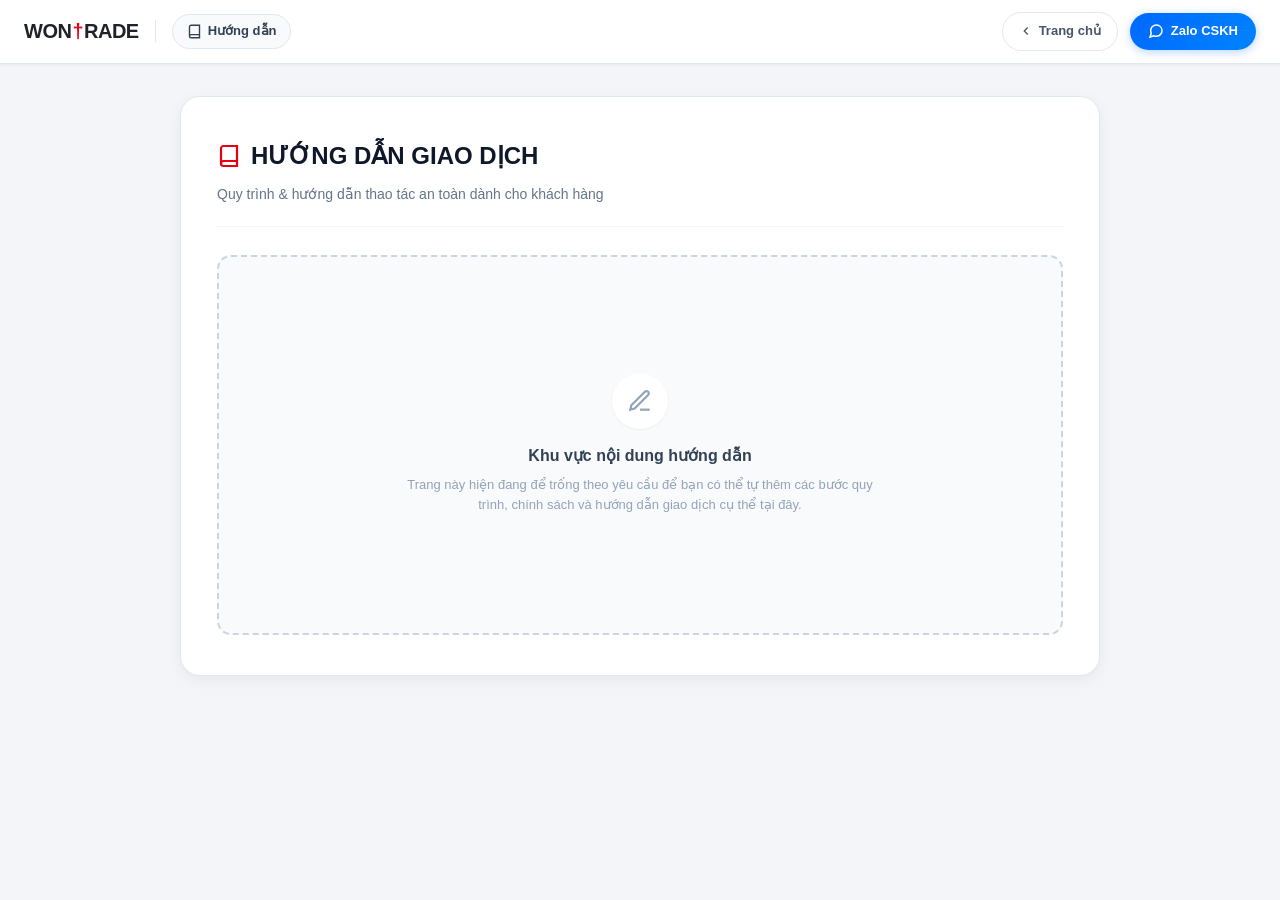
<file: meo/guide/index.html>
<!DOCTYPE html>
<html lang="vi">
<head>
  <meta charset="UTF-8">
  <meta name="viewport" content="width=device-width, initial-scale=1.0, maximum-scale=1.0, user-scalable=no">
  <title>Hướng Dẫn Giao Dịch - WONTRADE</title>
  <meta name="description" content="Hướng dẫn chi tiết quy trình giao dịch, mua bán tài khoản Rise of Kingdoms an toàn trên WONTRADE.">
  <link rel="icon" href="../assets/rok_avatar.jpg" type="image/jpeg">
  <style>
    :root {
      --primary: #e60012;
      --primary-hover: #cf0010;
      --primary-light: #fff1f0;
      --dark: #1f2329;
      --bg: #f4f5f8;
      --card-bg: #ffffff;
      --border: #e2e8f0;
      --text: #1e293b;
      --muted: #64748b;
      --radius-sm: 8px;
      --radius-md: 14px;
      --radius-lg: 20px;
      --radius-pill: 9999px;
      --shadow-sm: 0 1px 3px rgba(0,0,0,0.05);
      --shadow-md: 0 4px 14px rgba(0,0,0,0.06);
    }

    * {
      box-sizing: border-box;
      margin: 0;
      padding: 0;
      -webkit-tap-highlight-color: transparent;
    }

    body {
      font-family: -apple-system, BlinkMacSystemFont, "Segoe UI", Roboto, "Helvetica Neue", Arial, sans-serif;
      background-color: var(--bg);
      color: var(--text);
      line-height: 1.6;
      font-size: 14px;
      min-height: 100vh;
      display: flex;
      flex-direction: column;
    }

    a {
      text-decoration: none;
      color: inherit;
    }

    /* Header */
    .site-header {
      background: #ffffff;
      border-bottom: 1px solid var(--border);
      position: sticky;
      top: 0;
      z-index: 100;
      box-shadow: var(--shadow-sm);
    }

    .header-inner {
      max-width: 1320px;
      margin: 0 auto;
      padding: 12px 24px;
      display: flex;
      align-items: center;
      justify-content: space-between;
    }

    .header-left {
      display: flex;
      align-items: center;
      gap: 16px;
    }

    .logo {
      font-size: 20px;
      font-weight: 900;
      color: #1f2329;
      letter-spacing: -0.5px;
      display: flex;
      align-items: center;
    }

    .logo-dagger {
      color: var(--primary);
      margin: 0 1px;
    }

    .header-divider {
      width: 1px;
      height: 22px;
      background-color: #e5e6eb;
    }

    .page-title-badge {
      display: flex;
      align-items: center;
      gap: 6px;
      background: #f8fafc;
      padding: 6px 14px;
      border-radius: var(--radius-pill);
      border: 1px solid var(--border);
      font-size: 13px;
      font-weight: 600;
      color: #334155;
    }

    .header-right {
      display: flex;
      align-items: center;
      gap: 12px;
    }

    .btn-home {
      display: inline-flex;
      align-items: center;
      gap: 6px;
      padding: 8px 16px;
      background: #ffffff;
      border: 1px solid var(--border);
      border-radius: var(--radius-pill);
      font-size: 13px;
      font-weight: 600;
      color: #475569;
      transition: all 0.2s;
    }

    .btn-home:hover {
      border-color: #cbd5e1;
      background: #f8fafc;
      color: #1e293b;
    }

    .btn-chat-zalo {
      display: inline-flex;
      align-items: center;
      gap: 7px;
      background: linear-gradient(135deg, #0068ff 0%, #0084ff 100%);
      color: #ffffff;
      font-size: 13px;
      font-weight: 600;
      padding: 8px 18px;
      border-radius: var(--radius-pill);
      box-shadow: 0 2px 10px rgba(0, 104, 255, 0.28);
      transition: all 0.2s;
    }

    .btn-chat-zalo:hover {
      transform: translateY(-1px);
      box-shadow: 0 4px 14px rgba(0, 104, 255, 0.45);
    }

    /* Main Container */
    .main-wrapper {
      max-width: 960px;
      margin: 32px auto 60px auto;
      padding: 0 20px;
      flex: 1;
      width: 100%;
    }

    .guide-card {
      background: #ffffff;
      border-radius: var(--radius-lg);
      border: 1px solid var(--border);
      box-shadow: var(--shadow-md);
      padding: 40px 36px;
    }

    .guide-title {
      font-size: 24px;
      font-weight: 800;
      color: #0f172a;
      margin-bottom: 8px;
      display: flex;
      align-items: center;
      gap: 10px;
    }

    .guide-subtitle {
      font-size: 14px;
      color: var(--muted);
      margin-bottom: 28px;
      padding-bottom: 20px;
      border-bottom: 1px solid #f1f5f9;
    }

    /* Khung nội dung để trống để người dùng tự viết thêm */
    .guide-body-empty {
      min-height: 380px;
      background: #f8fafc;
      border: 2px dashed #cbd5e1;
      border-radius: var(--radius-md);
      padding: 30px 24px;
      display: flex;
      flex-direction: column;
      align-items: center;
      justify-content: center;
      text-align: center;
      color: #64748b;
    }

    .empty-icon {
      width: 56px;
      height: 56px;
      border-radius: 50%;
      background: #ffffff;
      display: flex;
      align-items: center;
      justify-content: center;
      margin-bottom: 14px;
      box-shadow: var(--shadow-sm);
      color: #94a3b8;
    }

    .guide-body-empty h3 {
      font-size: 16px;
      font-weight: 700;
      color: #334155;
      margin-bottom: 6px;
    }

    .guide-body-empty p {
      font-size: 13px;
      color: #94a3b8;
      max-width: 480px;
    }

    @media (max-width: 768px) {
      .guide-card {
        padding: 24px 20px;
      }
      .guide-title {
        font-size: 20px;
      }
    }
  </style>
</head>
<body>

  <!-- Header -->
  <header class="site-header">
    <div class="header-inner">
      <div class="header-left">
        <a href="../index.html" class="logo">
          WON<span class="logo-dagger">†</span>RADE
        </a>
        <div class="header-divider"></div>
        <div class="page-title-badge">
          <svg width="15" height="15" viewBox="0 0 24 24" fill="none" stroke="currentColor" stroke-width="2.2">
            <path d="M4 19.5A2.5 2.5 0 0 1 6.5 17H20"></path>
            <path d="M6.5 2H20v20H6.5A2.5 2.5 0 0 1 4 19.5v-15A2.5 2.5 0 0 1 6.5 2z"></path>
          </svg>
          <span>Hướng dẫn</span>
        </div>
      </div>

      <div class="header-right">
        <a href="../index.html" class="btn-home">
          <svg width="14" height="14" viewBox="0 0 24 24" fill="none" stroke="currentColor" stroke-width="2.2">
            <polyline points="15 18 9 12 15 6"></polyline>
          </svg>
          <span>Trang chủ</span>
        </a>
        <a href="https://zalo.me/0372996420" target="_blank" rel="noopener noreferrer" class="btn-chat-zalo" title="Liên hệ Zalo">
          <svg width="16" height="16" viewBox="0 0 24 24" fill="none" stroke="currentColor" stroke-width="2.2">
            <path d="M21 11.5a8.38 8.38 0 0 1-.9 3.8 8.5 8.5 0 0 1-7.6 4.7 8.38 8.38 0 0 1-3.8-.9L3 21l1.9-5.7a8.38 8.38 0 0 1-.9-3.8 8.5 8.5 0 0 1 4.7-7.6 8.38 8.38 0 0 1 3.8-.9h.5a8.48 8.48 0 0 1 8 8v.5z"></path>
          </svg>
          <span>Zalo CSKH</span>
        </a>
      </div>
    </div>
  </header>

  <!-- Main Content -->
  <main class="main-wrapper">
    <div class="guide-card">
      <h1 class="guide-title">
        <svg width="24" height="24" viewBox="0 0 24 24" fill="none" stroke="var(--primary)" stroke-width="2.2">
          <path d="M4 19.5A2.5 2.5 0 0 1 6.5 17H20"></path>
          <path d="M6.5 2H20v20H6.5A2.5 2.5 0 0 1 4 19.5v-15A2.5 2.5 0 0 1 6.5 2z"></path>
        </svg>
        HƯỚNG DẪN GIAO DỊCH
      </h1>
      <p class="guide-subtitle">Quy trình &amp; hướng dẫn thao tác an toàn dành cho khách hàng</p>

      <!-- VÙNG NỘI DUNG ĐỂ TRỐNG ĐỂ BẠN TỰ ĐIỀN THÊM -->
      <div class="guide-body-empty">
        <div class="empty-icon">
          <svg width="26" height="26" viewBox="0 0 24 24" fill="none" stroke="currentColor" stroke-width="2">
            <path d="M12 20h9"></path>
            <path d="M16.5 3.5a2.121 2.121 0 0 1 3 3L7 19l-4 1 1-4L16.5 3.5z"></path>
          </svg>
        </div>
        <h3>Khu vực nội dung hướng dẫn</h3>
        <p>Trang này hiện đang để trống theo yêu cầu để bạn có thể tự thêm các bước quy trình, chính sách và hướng dẫn giao dịch cụ thể tại đây.</p>
      </div>
    </div>
  </main>

</body>
</html>
</file>
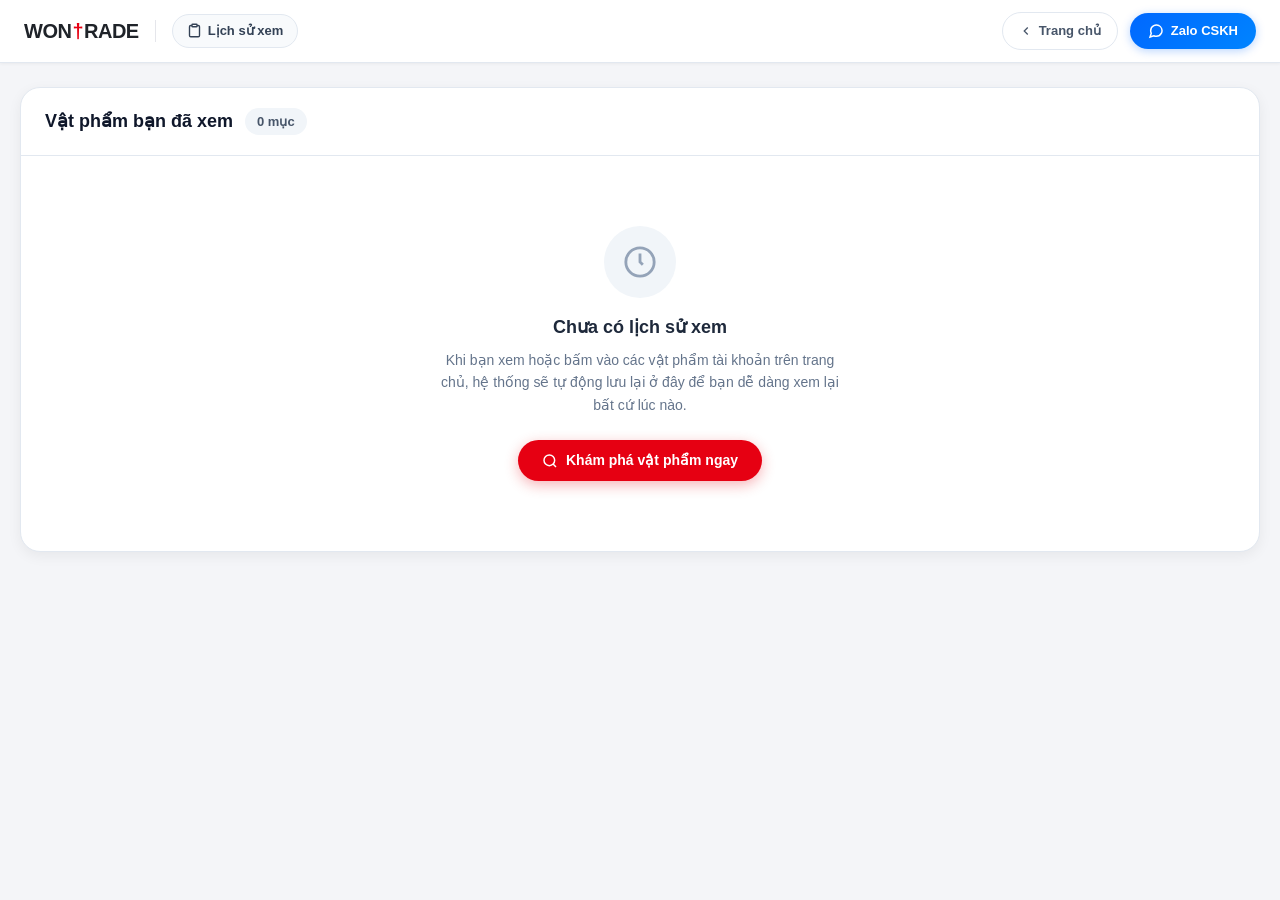
<file: meo/history/index.html>
<!DOCTYPE html>
<html lang="vi">
<head>
  <meta charset="UTF-8">
  <meta name="viewport" content="width=device-width, initial-scale=1.0, maximum-scale=1.0, user-scalable=no">
  <title>Lịch Sử Xem Vật Phẩm - WONTRADE</title>
  <meta name="description" content="Danh sách các vật phẩm bạn đã xem trên WONTRADE - Nền tảng giao dịch Rise of Kingdoms uy tín.">
  <link rel="icon" href="../assets/rok_avatar.jpg" type="image/jpeg">
  <style>
    :root {
      --primary: #e60012;
      --primary-hover: #cf0010;
      --primary-light: #fff1f0;
      --dark: #1f2329;
      --bg: #f4f5f8;
      --card-bg: #ffffff;
      --border: #e2e8f0;
      --text: #1e293b;
      --muted: #64748b;
      --gold: #d48806;
      --radius-sm: 8px;
      --radius-md: 14px;
      --radius-lg: 20px;
      --radius-pill: 9999px;
      --shadow-sm: 0 1px 3px rgba(0,0,0,0.05);
      --shadow-md: 0 4px 14px rgba(0,0,0,0.06);
      --shadow-lg: 0 10px 30px rgba(0,0,0,0.09);
    }

    * {
      box-sizing: border-box;
      margin: 0;
      padding: 0;
      -webkit-tap-highlight-color: transparent;
    }

    body {
      font-family: -apple-system, BlinkMacSystemFont, "Segoe UI", Roboto, "Helvetica Neue", Arial, sans-serif;
      background-color: var(--bg);
      color: var(--text);
      line-height: 1.5;
      font-size: 14px;
      min-height: 100vh;
      display: flex;
      flex-direction: column;
    }

    a {
      text-decoration: none;
      color: inherit;
    }

    button {
      font-family: inherit;
      outline: none;
      border: none;
      cursor: pointer;
    }

    /* Header */
    .site-header {
      background: #ffffff;
      border-bottom: 1px solid var(--border);
      position: sticky;
      top: 0;
      z-index: 100;
      box-shadow: var(--shadow-sm);
    }

    .header-inner {
      max-width: 1320px;
      margin: 0 auto;
      padding: 12px 24px;
      display: flex;
      align-items: center;
      justify-content: space-between;
    }

    .header-left {
      display: flex;
      align-items: center;
      gap: 16px;
    }

    .logo {
      font-size: 20px;
      font-weight: 900;
      color: #1f2329;
      letter-spacing: -0.5px;
      display: flex;
      align-items: center;
    }

    .logo-dagger {
      color: var(--primary);
      margin: 0 1px;
    }

    .header-divider {
      width: 1px;
      height: 22px;
      background-color: #e5e6eb;
    }

    .page-title-badge {
      display: flex;
      align-items: center;
      gap: 6px;
      background: #f8fafc;
      padding: 6px 14px;
      border-radius: var(--radius-pill);
      border: 1px solid var(--border);
      font-size: 13px;
      font-weight: 600;
      color: #334155;
    }

    .header-right {
      display: flex;
      align-items: center;
      gap: 12px;
    }

    .btn-home {
      display: inline-flex;
      align-items: center;
      gap: 6px;
      padding: 8px 16px;
      background: #ffffff;
      border: 1px solid var(--border);
      border-radius: var(--radius-pill);
      font-size: 13px;
      font-weight: 600;
      color: #475569;
      transition: all 0.2s;
    }

    .btn-home:hover {
      border-color: #cbd5e1;
      background: #f8fafc;
      color: #1e293b;
    }

    .btn-chat-zalo {
      display: inline-flex;
      align-items: center;
      gap: 7px;
      background: linear-gradient(135deg, #0068ff 0%, #0084ff 100%);
      color: #ffffff;
      font-size: 13px;
      font-weight: 600;
      padding: 8px 18px;
      border-radius: var(--radius-pill);
      box-shadow: 0 2px 10px rgba(0, 104, 255, 0.28);
      transition: all 0.2s;
    }

    .btn-chat-zalo:hover {
      transform: translateY(-1px);
      box-shadow: 0 4px 14px rgba(0, 104, 255, 0.45);
    }

    /* Main Container */
    .main-wrapper {
      max-width: 1320px;
      margin: 24px auto 60px auto;
      padding: 0 20px;
      flex: 1;
      width: 100%;
    }

    .history-card {
      background: #ffffff;
      border-radius: var(--radius-lg);
      border: 1px solid var(--border);
      box-shadow: var(--shadow-md);
      overflow: hidden;
    }

    .history-header {
      padding: 20px 24px;
      border-bottom: 1px solid var(--border);
      display: flex;
      align-items: center;
      justify-content: space-between;
      flex-wrap: wrap;
      gap: 12px;
    }

    .history-header-left {
      display: flex;
      align-items: center;
      gap: 12px;
    }

    .history-title {
      font-size: 18px;
      font-weight: 700;
      color: #0f172a;
    }

    .history-count {
      font-size: 13px;
      background: #f1f5f9;
      color: #475569;
      padding: 4px 12px;
      border-radius: var(--radius-pill);
      font-weight: 600;
    }

    .btn-clear-history {
      display: inline-flex;
      align-items: center;
      gap: 6px;
      padding: 7px 16px;
      background: #fff;
      border: 1px solid #fecdd3;
      border-radius: var(--radius-pill);
      color: #e11d48;
      font-size: 13px;
      font-weight: 600;
      transition: all 0.2s;
    }

    .btn-clear-history:hover {
      background: #fff1f2;
      border-color: #fda4af;
    }

    /* History List */
    .history-list {
      display: flex;
      flex-direction: column;
      divide-y: 1px solid var(--border);
    }

    .history-item {
      padding: 20px 24px;
      display: flex;
      align-items: center;
      justify-content: space-between;
      border-bottom: 1px solid #f1f5f9;
      transition: background-color 0.15s ease;
      gap: 18px;
    }

    .history-item:hover {
      background-color: #f8fafc;
    }

    .history-item-left {
      flex: 1;
      display: flex;
      flex-direction: column;
      gap: 6px;
      min-width: 0;
    }

    .item-title-row {
      display: flex;
      align-items: center;
      gap: 10px;
      flex-wrap: wrap;
    }

    .item-id {
      font-size: 12px;
      font-weight: 700;
      color: #64748b;
      background: #f1f5f9;
      padding: 2px 8px;
      border-radius: var(--radius-sm);
    }

    .item-title {
      font-size: 16px;
      font-weight: 700;
      color: #1e293b;
    }

    .item-badges {
      display: flex;
      gap: 6px;
      flex-wrap: wrap;
    }

    .badge {
      font-size: 11px;
      font-weight: 700;
      padding: 2px 8px;
      border-radius: var(--radius-pill);
    }

    .badge-primary {
      background: #fff1f0;
      color: var(--primary);
      border: 1px solid #ffccc7;
    }

    .badge-gold {
      background: #fffbe6;
      color: var(--gold);
      border: 1px solid #ffe58f;
    }

    .item-info {
      font-size: 13px;
      color: #475569;
    }

    .item-stats {
      font-size: 13px;
      color: #64748b;
    }

    .item-time-stamp {
      font-size: 12px;
      color: #94a3b8;
      display: flex;
      align-items: center;
      gap: 4px;
      margin-top: 4px;
    }

    .history-item-right {
      display: flex;
      flex-direction: column;
      align-items: flex-end;
      gap: 10px;
      flex-shrink: 0;
    }

    .item-price {
      font-size: 20px;
      font-weight: 800;
      color: var(--primary);
    }

    .item-actions {
      display: flex;
      align-items: center;
      gap: 8px;
    }

    .btn-view-item {
      padding: 6px 16px;
      background: #f1f5f9;
      color: #1e293b;
      font-weight: 600;
      font-size: 12px;
      border-radius: var(--radius-pill);
      border: 1px solid #e2e8f0;
      transition: all 0.2s;
    }

    .btn-view-item:hover {
      background: #e2e8f0;
    }

    .btn-delete-single {
      width: 28px;
      height: 28px;
      border-radius: 50%;
      background: transparent;
      color: #94a3b8;
      display: flex;
      align-items: center;
      justify-content: center;
      transition: all 0.2s;
    }

    .btn-delete-single:hover {
      background: #fee2e2;
      color: #ef4444;
    }

    /* Empty state */
    .empty-state {
      padding: 70px 24px;
      text-align: center;
      display: flex;
      flex-direction: column;
      align-items: center;
      justify-content: center;
    }

    .empty-icon {
      width: 72px;
      height: 72px;
      border-radius: 50%;
      background: #f1f5f9;
      color: #94a3b8;
      display: flex;
      align-items: center;
      justify-content: center;
      margin-bottom: 16px;
    }

    .empty-title {
      font-size: 18px;
      font-weight: 700;
      color: #1e293b;
      margin-bottom: 8px;
    }

    .empty-desc {
      font-size: 14px;
      color: #64748b;
      max-width: 420px;
      margin-bottom: 24px;
      line-height: 1.6;
    }

    .btn-explore {
      display: inline-flex;
      align-items: center;
      gap: 8px;
      padding: 10px 24px;
      background: var(--primary);
      color: #ffffff;
      font-weight: 600;
      font-size: 14px;
      border-radius: var(--radius-pill);
      box-shadow: 0 4px 14px rgba(230, 0, 18, 0.3);
      transition: all 0.2s;
    }

    .btn-explore:hover {
      background: var(--primary-hover);
      transform: translateY(-1px);
    }

    @media (max-width: 768px) {
      .header-inner {
        padding: 10px 16px;
      }
      .page-title-badge {
        display: none;
      }
      .history-item {
        flex-direction: column;
        align-items: flex-start;
      }
      .history-item-right {
        width: 100%;
        flex-direction: row;
        justify-content: space-between;
        align-items: center;
        border-top: 1px dashed #e2e8f0;
        padding-top: 12px;
        margin-top: 6px;
      }
    }
  </style>
</head>
<body>

  <!-- Header -->
  <header class="site-header">
    <div class="header-inner">
      <div class="header-left">
        <a href="../index.html" class="logo">
          WON<span class="logo-dagger">†</span>RADE
        </a>
        <div class="header-divider"></div>
        <div class="page-title-badge">
          <svg width="15" height="15" viewBox="0 0 24 24" fill="none" stroke="currentColor" stroke-width="2.2">
            <path d="M16 4h2a2 2 0 0 1 2 2v14a2 2 0 0 1-2 2H6a2 2 0 0 1-2-2V6a2 2 0 0 1 2-2h2"></path>
            <rect x="8" y="2" width="8" height="4" rx="1" ry="1"></rect>
          </svg>
          <span>Lịch sử xem</span>
        </div>
      </div>

      <div class="header-right">
        <a href="../index.html" class="btn-home">
          <svg width="14" height="14" viewBox="0 0 24 24" fill="none" stroke="currentColor" stroke-width="2.2">
            <polyline points="15 18 9 12 15 6"></polyline>
          </svg>
          <span>Trang chủ</span>
        </a>
        <a href="https://zalo.me/0372996420" target="_blank" rel="noopener noreferrer" class="btn-chat-zalo" title="Liên hệ Zalo">
          <svg width="16" height="16" viewBox="0 0 24 24" fill="none" stroke="currentColor" stroke-width="2.2">
            <path d="M21 11.5a8.38 8.38 0 0 1-.9 3.8 8.5 8.5 0 0 1-7.6 4.7 8.38 8.38 0 0 1-3.8-.9L3 21l1.9-5.7a8.38 8.38 0 0 1-.9-3.8 8.5 8.5 0 0 1 4.7-7.6 8.38 8.38 0 0 1 3.8-.9h.5a8.48 8.48 0 0 1 8 8v.5z"></path>
          </svg>
          <span>Zalo CSKH</span>
        </a>
      </div>
    </div>
  </header>

  <!-- Main Content -->
  <main class="main-wrapper">
    <div class="history-card">
      <div class="history-header">
        <div class="history-header-left">
          <h1 class="history-title">Vật phẩm bạn đã xem</h1>
          <span class="history-count" id="historyCount">0 mục</span>
        </div>
        <button class="btn-clear-history" id="clearHistoryBtn" onclick="clearAllHistory()" style="display: none;">
          <svg width="14" height="14" viewBox="0 0 24 24" fill="none" stroke="currentColor" stroke-width="2.2">
            <polyline points="3 6 5 6 21 6"></polyline>
            <path d="M19 6v14a2 2 0 0 1-2 2H7a2 2 0 0 1-2-2V6m3 0V4a2 2 0 0 1 2-2h4a2 2 0 0 1 2 2v2"></path>
          </svg>
          <span>Xóa toàn bộ</span>
        </button>
      </div>

      <!-- Container list -->
      <div class="history-list" id="historyListContainer">
        <!-- Rendered by JS -->
      </div>
    </div>
  </main>

  <script>
    const STORAGE_KEY = 'wontrade_viewed_history';

    function loadHistory() {
      try {
        const raw = localStorage.getItem(STORAGE_KEY);
        return raw ? JSON.parse(raw) : [];
      } catch (e) {
        console.error(e);
        return [];
      }
    }

    function renderHistory() {
      const items = loadHistory();
      const container = document.getElementById('historyListContainer');
      const countLabel = document.getElementById('historyCount');
      const clearBtn = document.getElementById('clearHistoryBtn');

      countLabel.textContent = `${items.length} mục`;

      if (items.length === 0) {
        clearBtn.style.display = 'none';
        container.innerHTML = `
          <div class="empty-state">
            <div class="empty-icon">
              <svg width="34" height="34" viewBox="0 0 24 24" fill="none" stroke="currentColor" stroke-width="2">
                <circle cx="12" cy="12" r="10"></circle>
                <polyline points="12 6 12 12 14 14"></polyline>
              </svg>
            </div>
            <h2 class="empty-title">Chưa có lịch sử xem</h2>
            <p class="empty-desc">
              Khi bạn xem hoặc bấm vào các vật phẩm tài khoản trên trang chủ, hệ thống sẽ tự động lưu lại ở đây để bạn dễ dàng xem lại bất cứ lúc nào.
            </p>
            <a href="../index.html" class="btn-explore">
              <svg width="16" height="16" viewBox="0 0 24 24" fill="none" stroke="currentColor" stroke-width="2.2">
                <circle cx="11" cy="11" r="8"></circle>
                <line x1="21" y1="21" x2="16.65" y2="16.65"></line>
              </svg>
              <span>Khám phá vật phẩm ngay</span>
            </a>
          </div>
        `;
        return;
      }

      clearBtn.style.display = 'inline-flex';

      container.innerHTML = items.map((item, idx) => {
        const badgesHtml = (item.badges || []).map(b => {
          const isGold = b.includes('VIP') || b.includes('Chinh Phạt');
          return `<span class="badge ${isGold ? 'badge-gold' : 'badge-primary'}">${b}</span>`;
        }).join('');

        const formattedPrice = Number(item.price || 0).toLocaleString('en-US');

        return `
          <div class="history-item" id="item-${item.id}">
            <div class="history-item-left">
              <div class="item-title-row">
                <span class="item-id">#${item.id}</span>
                <span class="item-title">${item.title}</span>
                <div class="item-badges">${badgesHtml}</div>
              </div>
              ${item.info ? `<div class="item-info">${item.info}</div>` : ''}
              ${item.stats ? `<div class="item-stats">${item.stats}</div>` : ''}
              <div class="item-time-stamp">
                <svg width="12" height="12" viewBox="0 0 24 24" fill="none" stroke="currentColor" stroke-width="2">
                  <circle cx="12" cy="12" r="10"></circle>
                  <polyline points="12 6 12 12 14 14"></polyline>
                </svg>
                <span>Đã xem: ${item.viewedAt || 'Gần đây'}</span>
              </div>
            </div>

            <div class="history-item-right">
              <div class="item-price">$ ${formattedPrice}</div>
              <div class="item-actions">
                <a href="../index.html" class="btn-view-item">Xem lại trên web</a>
                <button class="btn-delete-single" onclick="deleteHistoryItem(${item.id})" title="Xóa khỏi lịch sử">
                  <svg width="14" height="14" viewBox="0 0 24 24" fill="none" stroke="currentColor" stroke-width="2.2">
                    <line x1="18" y1="6" x2="6" y2="18"></line>
                    <line x1="6" y1="6" x2="18" y2="18"></line>
                  </svg>
                </button>
              </div>
            </div>
          </div>
        `;
      }).join('');
    }

    function deleteHistoryItem(id) {
      let items = loadHistory();
      items = items.filter(it => it.id !== id);
      localStorage.setItem(STORAGE_KEY, JSON.stringify(items));
      renderHistory();
    }

    function clearAllHistory() {
      if (confirm('Bạn có chắc chắn muốn xóa toàn bộ lịch sử xem không?')) {
        localStorage.removeItem(STORAGE_KEY);
        renderHistory();
      }
    }

    document.addEventListener('DOMContentLoaded', renderHistory);
  </script>
</body>
</html>
</file>
<file: meo/css/index.css>
/* ==========================================================================
   WONTRADE - RISE OF KINGDOMS TRADING PLATFORM STYLES
   Pixel-perfect replication for Desktop & Mobile
   ========================================================================== */

:root {
  --primary-red: #e60012;
  --primary-red-hover: #cf0010;
  --primary-red-light: #fff1f0;
  --dark-text: #1d2129;
  --body-text: #4e5969;
  --muted-text: #86909c;
  --border-color: #e5e6eb;
  --bg-color: #f2f3f5;
  --card-bg: #ffffff;
  
  /* Tag Colors */
  --tag-orange-bg: #fff7e6;
  --tag-orange-border: #ffd591;
  --tag-orange-text: #d46b08;
  
  --tag-blue-bg: #e6f7ff;
  --tag-blue-border: #91d5ff;
  --tag-blue-text: #096dd9;
  
  --badge-dark-bg: #2d3139;
  --badge-red-bg: #e60012;
  
  --gold-accent: #e5b358;
  --gold-border: #dfa234;
  
  --font-family: -apple-system, BlinkMacSystemFont, "Segoe UI", Roboto, "Helvetica Neue", Arial, "Noto Sans", sans-serif;
  --shadow-sm: 0 1px 3px rgba(0, 0, 0, 0.05);
  --shadow-md: 0 4px 12px rgba(0, 0, 0, 0.06);
  --radius-sm: 8px;
  --radius-md: 14px;
  --radius-lg: 20px;
  --radius-xl: 26px;
  --radius-pill: 9999px;
}

* {
  box-sizing: border-box;
  margin: 0;
  padding: 0;
  -webkit-tap-highlight-color: transparent;
}

body {
  font-family: var(--font-family);
  background-color: var(--bg-color);
  color: var(--dark-text);
  line-height: 1.5;
  font-size: 14px;
  min-height: 100vh;
  display: flex;
  flex-direction: column;
}

a {
  color: inherit;
  text-decoration: none;
}

button {
  font-family: inherit;
  border: none;
  background: none;
  cursor: pointer;
  outline: none;
}

input, select {
  font-family: inherit;
  outline: none;
}

/* Container Wrapper */
.app-viewport {
  width: 100%;
  margin: 0 auto;
  transition: max-width 0.3s ease, box-shadow 0.3s ease;
}

/* Simulated Mobile View */
body.force-mobile .app-viewport {
  max-width: 430px;
  background: #f4f5f8;
  min-height: 100vh;
  box-shadow: 0 0 40px rgba(0, 0, 0, 0.25);
  position: relative;
  overflow-x: hidden;
  margin: 20px auto 80px auto;
  border-radius: 28px;
  border: 8px solid #222;
}

/* ==========================================================================
   HEADER - DESKTOP
   ========================================================================== */
.site-header {
  background: #ffffff;
  height: 60px;
  border-bottom: 1px solid var(--border-color);
  position: sticky;
  top: 0;
  z-index: 1000;
  box-shadow: var(--shadow-sm);
}

.header-inner {
  max-width: 1320px;
  margin: 0 auto;
  height: 100%;
  padding: 0 20px;
  display: flex;
  align-items: center;
  justify-content: space-between;
}

.header-left, .header-right {
  display: flex;
  align-items: center;
  gap: 16px;
}

/* Logo */
.logo {
  display: flex;
  align-items: center;
  font-size: 24px;
  font-weight: 900;
  letter-spacing: 0.5px;
  color: #111;
  user-select: none;
}

.logo-dagger {
  color: var(--primary-red);
  font-size: 26px;
  margin: 0 -1px;
  display: inline-block;
  transform: translateY(-1px);
}

.header-divider {
  width: 1px;
  height: 20px;
  background-color: #d9d9d9;
}

/* Game Selector Pill */
.game-selector-dropdown {
  display: flex;
  align-items: center;
  gap: 8px;
  padding: 5px 14px 5px 6px;
  background: #ffffff;
  border: 1px solid #e5e6eb;
  border-radius: var(--radius-pill);
  cursor: pointer;
  transition: all 0.2s ease;
  font-size: 13px;
  font-weight: 500;
  color: #262626;
  box-shadow: 0 1px 3px rgba(0,0,0,0.03);
}

.game-selector-dropdown:hover {
  border-color: #d9d9d9;
  background: #fbfbfc;
  box-shadow: 0 2px 6px rgba(0,0,0,0.06);
}

.game-avatar {
  width: 28px;
  height: 28px;
  border-radius: 50%;
  object-fit: cover;
  border: 1.5px solid var(--gold-border);
}

.game-name {
  font-weight: 600;
  color: #262626;
}

.chevron-svg {
  display: inline-block;
  color: #8c8c8c;
  flex-shrink: 0;
  transition: transform 0.2s ease, color 0.2s;
}

.chevron-down {
  font-size: 11px;
  color: #8c8c8c;
  margin-left: 2px;
}

/* Action Buttons */
.btn-sell-red {
  display: inline-flex;
  align-items: center;
  gap: 6px;
  background-color: var(--primary-red);
  color: #ffffff;
  font-weight: 600;
  font-size: 13px;
  padding: 7px 18px;
  border-radius: var(--radius-pill);
  box-shadow: 0 2px 8px rgba(230, 0, 18, 0.28);
  transition: all 0.2s cubic-bezier(0.4, 0, 0.2, 1);
}

.btn-sell-red:hover {
  background-color: var(--primary-red-hover);
  transform: translateY(-1px);
  box-shadow: 0 4px 14px rgba(230, 0, 18, 0.38);
}

.btn-desktop-save {
  display: inline-flex;
  align-items: center;
  gap: 6px;
  padding: 7px 16px;
  border: 1px solid #d9d9d9;
  border-radius: var(--radius-pill);
  font-size: 13px;
  font-weight: 500;
  color: #262626;
  background: #fff;
  box-shadow: 0 1px 3px rgba(0,0,0,0.03);
  transition: all 0.2s ease;
}

.btn-desktop-save:hover {
  border-color: #bfbfbf;
  background-color: #f7f8fa;
  transform: translateY(-1px);
  box-shadow: 0 2px 8px rgba(0,0,0,0.06);
}

/* Header Right items */
.header-icon-btn {
  width: 36px;
  height: 36px;
  display: flex;
  align-items: center;
  justify-content: center;
  border-radius: 50%;
  color: #4e5969;
  font-size: 16px;
  position: relative;
  transition: all 0.2s;
}

.header-icon-btn:hover {
  background-color: #f2f3f5;
  color: #1d2129;
}

.badge-dot {
  position: absolute;
  top: 6px;
  right: 6px;
  width: 6px;
  height: 6px;
  background-color: var(--primary-red);
  border-radius: 50%;
}

.header-select-btn {
  display: inline-flex;
  align-items: center;
  gap: 6px;
  font-size: 13px;
  color: #262626;
  padding: 6px 14px;
  border-radius: var(--radius-pill);
  border: 1px solid #e5e6eb;
  background: #ffffff;
  cursor: pointer;
  transition: all 0.2s;
  box-shadow: 0 1px 3px rgba(0,0,0,0.02);
}

.header-select-btn:hover {
  background-color: #f7f8fa;
  border-color: #d9d9d9;
}

.flag-icon {
  width: 18px;
  height: 13px;
  object-fit: cover;
  border-radius: 3px;
}

.btn-login {
  display: inline-flex;
  align-items: center;
  gap: 6px;
  background-color: var(--primary-red);
  color: #ffffff;
  font-size: 13px;
  font-weight: 600;
  padding: 7px 22px;
  border-radius: var(--radius-pill);
  box-shadow: 0 2px 8px rgba(230, 0, 18, 0.28);
  transition: all 0.2s cubic-bezier(0.4, 0, 0.2, 1);
}

.btn-login:hover {
  background-color: var(--primary-red-hover);
  transform: translateY(-1px);
  box-shadow: 0 4px 14px rgba(230, 0, 18, 0.38);
}

.btn-chat-zalo {
  display: inline-flex;
  align-items: center;
  gap: 7px;
  background: linear-gradient(135deg, #0068ff 0%, #0084ff 100%);
  color: #ffffff !important;
  font-size: 13px;
  font-weight: 600;
  padding: 8px 18px;
  border-radius: var(--radius-pill);
  text-decoration: none;
  box-shadow: 0 2px 10px rgba(0, 104, 255, 0.28);
  transition: all 0.2s cubic-bezier(0.4, 0, 0.2, 1);
  cursor: pointer;
}

.btn-chat-zalo:hover {
  background: linear-gradient(135deg, #0056d6 0%, #0070d6 100%);
  transform: translateY(-1px);
  box-shadow: 0 4px 14px rgba(0, 104, 255, 0.45);
}

/* ==========================================================================
   MOBILE HEADER OVERLAY (Appears on Mobile)
   ========================================================================== */
.mobile-header-bar {
  display: none;
  position: absolute;
  top: 0;
  left: 0;
  width: 100%;
  padding: 12px 14px;
  z-index: 20;
  align-items: center;
  justify-content: space-between;
  background: linear-gradient(180deg, rgba(0,0,0,0.65) 0%, rgba(0,0,0,0) 100%);
}

.mobile-logo {
  display: flex;
  align-items: center;
  font-size: 19px;
  font-weight: 900;
  color: #ffffff;
  letter-spacing: 0.5px;
  text-shadow: 0 1px 4px rgba(0,0,0,0.6);
}

.mobile-logo .logo-dagger {
  color: #ff3344;
}

.mobile-header-right {
  display: flex;
  align-items: center;
  gap: 10px;
}

.mobile-nav-link {
  display: inline-flex;
  align-items: center;
  gap: 4px;
  color: #ffffff;
  font-size: 12px;
  font-weight: 500;
  padding: 5px 12px;
  border-radius: var(--radius-pill);
  background: rgba(255, 255, 255, 0.2);
  backdrop-filter: blur(8px);
  text-decoration: none;
  transition: all 0.2s ease;
}

.mobile-nav-link:hover {
  background: rgba(255, 255, 255, 0.32);
}

.mobile-header-icon {
  color: #ffffff;
  font-size: 14px;
  display: flex;
  align-items: center;
  justify-content: center;
  width: 32px;
  height: 32px;
  border-radius: 50%;
  background: rgba(0, 0, 0, 0.3);
  backdrop-filter: blur(8px);
  cursor: pointer;
  transition: all 0.2s ease;
}

.mobile-header-icon:hover {
  background: rgba(0, 0, 0, 0.5);
  transform: scale(1.05);
}

.mobile-header-icon.mobile-header-zalo,
.mobile-header-zalo {
  background: linear-gradient(135deg, #0068ff 0%, #0084ff 100%) !important;
  color: #ffffff !important;
  box-shadow: 0 2px 8px rgba(0, 104, 255, 0.45);
}

.mobile-header-icon.mobile-header-zalo:hover,
.mobile-header-zalo:hover {
  background: linear-gradient(135deg, #0056d6 0%, #0070d6 100%) !important;
  box-shadow: 0 3px 10px rgba(0, 104, 255, 0.6);
  transform: scale(1.06);
}

.mobile-gold-badge {
  display: flex;
  align-items: center;
  justify-content: center;
  width: 26px;
  height: 26px;
  background: radial-gradient(circle, #fadb14 0%, #d48806 100%);
  border-radius: 8px;
  border: 1px solid #ffe58f;
  color: #593b00;
  font-size: 11px;
  box-shadow: 0 2px 6px rgba(0,0,0,0.25);
}

/* ==========================================================================
   HERO BANNER
   ========================================================================== */
.hero-banner-container {
  max-width: 1320px;
  margin: 16px auto 0 auto;
  padding: 0 20px;
  position: relative;
}

.hero-banner {
  width: 100%;
  height: 260px;
  border-radius: 20px;
  background: url('../assets/banner.jpg') center 32% / cover no-repeat;
  position: relative;
  overflow: hidden;
  box-shadow: 0 6px 20px rgba(0, 0, 0, 0.12);
  display: flex;
  align-items: center;
  justify-content: flex-end;
}

.hero-banner::before {
  content: '';
  position: absolute;
  inset: 0;
  background: linear-gradient(90deg, rgba(0,0,0,0.1) 0%, rgba(0,0,0,0.3) 50%, rgba(0,0,0,0.7) 100%);
  pointer-events: none;
}

/* Desktop Banner Text Overlay */
.banner-overlay-content {
  position: relative;
  z-index: 2;
  margin-right: 48px;
  text-align: right;
  display: flex;
  flex-direction: column;
  align-items: flex-end;
  gap: 12px;
}

.banner-headline {
  font-size: 26px;
  font-weight: 900;
  letter-spacing: 0.5px;
  text-transform: uppercase;
  background: linear-gradient(180deg, #fff2a3 0%, #fadb14 45%, #d48806 100%);
  -webkit-background-clip: text;
  -webkit-text-fill-color: transparent;
  filter: drop-shadow(0 2px 4px rgba(0,0,0,0.9));
  max-width: 480px;
  line-height: 1.25;
}

.banner-ribbon {
  background: linear-gradient(135deg, #a8071a 0%, #cf1322 40%, #e60012 100%);
  color: #fff;
  font-weight: 800;
  font-size: 13px;
  letter-spacing: 0.5px;
  padding: 6px 28px;
  clip-path: polygon(10px 0%, 100% 0%, calc(100% - 10px) 100%, 0% 100%);
  border: 1px solid rgba(255, 215, 0, 0.4);
  box-shadow: 0 4px 14px rgba(0,0,0,0.5);
  text-transform: uppercase;
}

/* Mobile Banner Content (Hidden on Desktop) */
.mobile-banner-content {
  display: none;
  position: absolute;
  inset: 0;
  z-index: 5;
  flex-direction: column;
  align-items: center;
  justify-content: flex-end;
  padding-bottom: 24px;
  text-align: center;
}

.mobile-banner-title {
  font-size: 20px;
  font-weight: 900;
  text-transform: uppercase;
  background: linear-gradient(180deg, #ffffff 0%, #ffe58f 50%, #faad14 100%);
  -webkit-background-clip: text;
  -webkit-text-fill-color: transparent;
  filter: drop-shadow(0 2px 3px rgba(0,0,0,0.9));
  margin-bottom: 2px;
}

.mobile-banner-subtitle {
  color: #ff4d4f;
  font-size: 13px;
  font-weight: 800;
  letter-spacing: 1px;
  text-transform: uppercase;
  text-shadow: 0 1px 3px rgba(0,0,0,0.8);
  margin-bottom: 8px;
}

.mobile-banner-badge {
  background: linear-gradient(90deg, #b71c1c 0%, #e53935 50%, #b71c1c 100%);
  color: #ffffff;
  font-size: 11px;
  font-weight: 700;
  padding: 5px 22px;
  border-radius: 4px;
  border: 1px solid rgba(255, 215, 0, 0.6);
  box-shadow: 0 4px 10px rgba(0,0,0,0.5);
  position: relative;
  letter-spacing: 0.3px;
}

.carousel-dots {
  display: flex;
  align-items: center;
  gap: 5px;
  margin-top: 10px;
}

.carousel-dot {
  width: 5px;
  height: 5px;
  border-radius: 50%;
  background-color: rgba(255, 255, 255, 0.5);
  transition: all 0.2s;
}

.carousel-dot.active {
  width: 14px;
  border-radius: 3px;
  background-color: #ffffff;
}

/* ==========================================================================
   MAIN CONTENT AREA
   ========================================================================== */
.main-wrapper {
  max-width: 1320px;
  margin: 16px auto 40px auto;
  padding: 0 20px;
  flex: 1;
  position: relative;
}

.content-card {
  background: #ffffff;
  border-radius: var(--radius-lg);
  box-shadow: 0 4px 20px rgba(0, 0, 0, 0.04);
  border: 1px solid var(--border-color);
  overflow: hidden;
}

/* Tabs */
.tabs-header {
  display: flex;
  align-items: center;
  border-bottom: 1px solid var(--border-color);
  background: #ffffff;
  position: relative;
  padding: 0 10px;
}

.tab-btn {
  padding: 16px 26px;
  font-size: 15px;
  font-weight: 600;
  color: #8c8c8c;
  cursor: pointer;
  position: relative;
  transition: all 0.2s ease;
  display: flex;
  flex-direction: column;
  align-items: center;
  border-radius: 12px 12px 0 0;
}

.tab-btn:hover {
  color: #1d2129;
}

.tab-btn.active {
  color: #1d2129;
  font-weight: 700;
}

.tab-indicator {
  display: none;
  width: 32px;
  height: 4px;
  background-color: var(--primary-red);
  border-radius: var(--radius-pill);
  position: absolute;
  bottom: 0;
}

.tab-btn.active .tab-indicator {
  display: block;
}

/* Tab 2 with light gray background tab look on mobile */
.tab-btn-preview {
  color: #8c8c8c;
  font-weight: 500;
}

/* ==========================================================================
   FILTER SECTION (Desktop)
   ========================================================================== */
.filter-section {
  padding: 18px 24px 16px 24px;
  border-bottom: 1px solid #f0f0f0;
}

.filter-row-top {
  display: flex;
  align-items: center;
  gap: 10px;
  flex-wrap: wrap;
}

.filter-btn-all {
  display: flex;
  align-items: center;
  gap: 6px;
  padding: 8px 16px;
  border: 1px solid #d9d9d9;
  border-radius: var(--radius-pill);
  font-size: 13px;
  font-weight: 500;
  color: #262626;
  background: #ffffff;
  transition: all 0.2s;
  box-shadow: 0 1px 3px rgba(0,0,0,0.02);
}

.filter-btn-all:hover {
  border-color: #bfbfbf;
  background: #fbfbfc;
}

.filter-dropdown {
  display: flex;
  align-items: center;
  gap: 7px;
  padding: 8px 16px;
  border: 1px solid #e5e6eb;
  border-radius: var(--radius-pill);
  font-size: 13px;
  color: #4e5969;
  background: #ffffff;
  cursor: pointer;
  transition: all 0.2s;
  box-shadow: 0 1px 3px rgba(0,0,0,0.02);
}

.filter-dropdown:hover {
  border-color: #d9d9d9;
  background: #fbfbfc;
}

.filter-dropdown .label {
  color: #86909c;
}

.filter-dropdown .val {
  color: #1d2129;
  font-weight: 500;
}

.price-range-group {
  display: flex;
  align-items: center;
  gap: 6px;
}

.price-input-wrapper {
  display: flex;
  align-items: center;
  border: 1px solid #e5e6eb;
  border-radius: var(--radius-pill);
  padding: 7px 14px;
  background: #ffffff;
  width: 125px;
  transition: border-color 0.2s, box-shadow 0.2s;
}

.price-input-wrapper:focus-within {
  border-color: #1890ff;
  box-shadow: 0 0 0 2px rgba(24, 144, 255, 0.1);
}

.price-currency {
  color: #86909c;
  font-size: 13px;
  margin-right: 4px;
  font-weight: 600;
}

.price-input {
  border: none;
  background: transparent;
  width: 100%;
  font-size: 13px;
  color: #1d2129;
}

.price-input::placeholder {
  color: #bfbfbf;
}

.range-dash {
  color: #8c8c8c;
}

.search-input-wrapper {
  margin-left: auto;
  display: flex;
  align-items: center;
  border: 1px solid #e5e6eb;
  border-radius: var(--radius-pill);
  padding: 7px 16px;
  background: #ffffff;
  width: 230px;
  transition: border-color 0.2s, width 0.2s, box-shadow 0.2s;
}

.search-input-wrapper:focus-within {
  border-color: #1890ff;
  width: 270px;
  box-shadow: 0 0 0 2px rgba(24, 144, 255, 0.1);
}

.search-icon-svg {
  margin-right: 8px;
  flex-shrink: 0;
}

.search-input {
  border: none;
  background: transparent;
  width: 100%;
  font-size: 13px;
  color: #1d2129;
}

.search-input::placeholder {
  color: #8c8c8c;
}

/* Filter Row Bottom */
.filter-row-bottom {
  display: flex;
  align-items: center;
  justify-content: space-between;
  margin-top: 16px;
  padding-top: 12px;
  border-top: 1px solid #f2f3f5;
  font-size: 13px;
}

.filter-bottom-left {
  display: flex;
  align-items: center;
  gap: 12px;
  color: #86909c;
}

.btn-reset-filter {
  display: inline-flex;
  align-items: center;
  gap: 5px;
  padding: 5px 14px;
  border: 1px solid #e5e6eb;
  border-radius: var(--radius-pill);
  background: #ffffff;
  font-size: 12px;
  font-weight: 500;
  color: #4e5969;
  cursor: pointer;
  transition: all 0.2s;
  box-shadow: 0 1px 3px rgba(0,0,0,0.02);
}

.btn-reset-filter:hover {
  background: #f7f8fa;
  border-color: #bfbfbf;
  color: #1d2129;
}

.filter-bottom-right {
  display: flex;
  align-items: center;
  gap: 20px;
}

.usable-checkbox-label {
  display: flex;
  align-items: center;
  gap: 6px;
  cursor: pointer;
  color: #4e5969;
  font-size: 13px;
  user-select: none;
}

.usable-radio-circle {
  width: 14px;
  height: 14px;
  border-radius: 50%;
  border: 1px solid #c9cdd4;
  display: inline-block;
  transition: all 0.2s;
}

.usable-checkbox-label input {
  display: none;
}

.usable-checkbox-label input:checked + .usable-radio-circle {
  border-color: var(--primary-red);
  background: radial-gradient(circle, var(--primary-red) 40%, transparent 45%);
}

.sort-dropdown-btn {
  display: inline-flex;
  align-items: center;
  gap: 6px;
  padding: 6px 14px;
  border-radius: var(--radius-pill);
  border: 1px solid #e5e6eb;
  background: #ffffff;
  color: #4e5969;
  cursor: pointer;
  font-size: 13px;
  transition: all 0.2s;
  box-shadow: 0 1px 3px rgba(0,0,0,0.02);
}

.sort-dropdown-btn:hover {
  border-color: #d9d9d9;
  background: #fbfbfc;
  color: #1d2129;
}

/* Mobile Filter Bar Overlay/Row */
.mobile-filter-bar {
  display: none;
  padding: 12px 14px 6px 14px;
}

.mobile-search-row {
  display: flex;
  align-items: center;
  gap: 10px;
}

.mobile-search-box {
  flex: 1;
  display: flex;
  align-items: center;
  background: #ffffff;
  border: 1px solid #e5e6eb;
  border-radius: var(--radius-pill);
  padding: 6px 14px;
}

.mobile-search-box input {
  border: none;
  background: transparent;
  width: 100%;
  font-size: 13px;
  color: #1d2129;
}

.mobile-filter-btn, .mobile-sort-btn {
  display: flex;
  align-items: center;
  gap: 4px;
  font-size: 12px;
  color: #4e5969;
  background: #ffffff;
  padding: 6px 10px;
  border-radius: var(--radius-pill);
  border: 1px solid #e5e6eb;
}

.mobile-filter-subrow {
  display: flex;
  align-items: center;
  justify-content: space-between;
  margin-top: 10px;
  font-size: 12px;
  color: #86909c;
}

/* ==========================================================================
   LISTINGS CONTAINER & PRODUCT CARDS
   ========================================================================== */
.listings-container {
  padding: 16px 20px;
  display: flex;
  flex-direction: column;
  gap: 16px;
}

.product-card {
  background: #ffffff;
  border: 1px solid #e8eaee;
  border-radius: 18px;
  padding: 20px 24px;
  transition: transform 0.2s ease, box-shadow 0.2s ease, border-color 0.2s ease;
  display: flex;
  justify-content: space-between;
  align-items: stretch;
  gap: 24px;
  position: relative;
  box-shadow: 0 2px 8px rgba(0, 0, 0, 0.02);
}

.product-card:hover {
  transform: translateY(-2px);
  border-color: #d1d5db;
  box-shadow: 0 8px 24px rgba(0, 0, 0, 0.06);
}

/* Card Left Column */
.card-left {
  flex: 1;
  display: flex;
  flex-direction: column;
  gap: 8px;
}

.card-title-row {
  display: flex;
  align-items: center;
  flex-wrap: wrap;
  gap: 8px;
}

.card-title {
  font-size: 16.5px;
  font-weight: 700;
  color: #1d2129;
  line-height: 1.4;
}

.badge-play {
  background-color: var(--badge-red-bg);
  color: #ffffff;
  font-size: 11px;
  font-weight: 700;
  padding: 3px 10px;
  border-radius: var(--radius-pill);
  letter-spacing: 0.3px;
}

.badge-dark {
  background-color: var(--badge-dark-bg);
  color: #ffffff;
  font-size: 11px;
  font-weight: 700;
  padding: 3px 10px;
  border-radius: var(--radius-pill);
  letter-spacing: 0.3px;
}

.kingdom-info {
  font-size: 12.5px;
  color: #86909c;
}

.kingdom-info .immigration {
  color: #4e5969;
}

.stats-info {
  font-size: 12.5px;
  color: #4e5969;
  line-height: 1.5;
}

/* Tags Container */
.tags-wrap {
  display: flex;
  flex-wrap: wrap;
  gap: 6px;
  margin-top: 4px;
}

.tag-badge {
  font-size: 11.5px;
  padding: 3px 10px;
  border-radius: var(--radius-pill);
  line-height: 1.4;
  white-space: nowrap;
}

.tag-badge.orange {
  background-color: var(--tag-orange-bg);
  border: 1px solid var(--tag-orange-border);
  color: var(--tag-orange-text);
}

.tag-badge.blue {
  background-color: var(--tag-blue-bg);
  border: 1px solid var(--tag-blue-border);
  color: var(--tag-blue-text);
}

/* Card Right Column */
.card-right {
  display: flex;
  flex-direction: column;
  align-items: flex-end;
  justify-content: space-between;
  min-width: 380px;
}

.price-fav-row {
  display: flex;
  align-items: center;
  justify-content: flex-end;
  gap: 12px;
  width: 100%;
}

.price-text {
  color: var(--primary-red);
  font-size: 20px;
  font-weight: 700;
  letter-spacing: 0.2px;
}

.btn-fav {
  display: inline-flex;
  align-items: center;
  gap: 5px;
  font-size: 12.5px;
  font-weight: 600;
  color: #64748b;
  cursor: pointer;
  padding: 5px 12px;
  border-radius: var(--radius-pill);
  border: 1px solid #e2e8f0;
  background: #f8fafc;
  transition: all 0.2s ease;
}

.btn-fav:hover {
  background: #fff8e6;
  border-color: #ffd591;
  color: #d48806;
}

.btn-fav.active {
  background: #fffbe6;
  border-color: #ffe58f;
  color: #d48806;
}

.star-svg {
  display: inline-block;
  vertical-align: middle;
  transition: transform 0.2s ease;
}

.btn-fav:hover .star-svg {
  transform: scale(1.15);
}

/* Commanders Row */
.commanders-row {
  display: flex;
  align-items: flex-start;
  gap: 10px;
  margin: 12px 0 8px 0;
}

.commander-item {
  display: flex;
  flex-direction: column;
  align-items: center;
  width: 54px;
  text-align: center;
}

.commander-frame {
  position: relative;
  width: 50px;
  height: 50px;
  background: #1f2329;
  border-radius: 14px;
  border: 2px solid var(--gold-border);
  box-shadow: 0 3px 8px rgba(0, 0, 0, 0.2);
  overflow: hidden;
  display: flex;
  align-items: center;
  justify-content: center;
  transition: transform 0.2s ease;
}

.commander-frame:hover {
  transform: translateY(-2px);
}

.commander-img {
  width: 100%;
  height: 100%;
  object-fit: cover;
}

/* Gold Level 60 Badge */
.level-badge {
  position: absolute;
  bottom: 0;
  left: 50%;
  transform: translateX(-50%);
  background: linear-gradient(180deg, #ffd666 0%, #faad14 50%, #d46b08 100%);
  color: #ffffff;
  font-weight: 900;
  font-size: 10px;
  padding: 1px 6px;
  border-radius: 5px 5px 0 0;
  line-height: 12px;
  border: 1px solid #fff;
  border-bottom: none;
  text-shadow: 0 1px 2px rgba(0,0,0,0.8);
  box-shadow: 0 -1px 3px rgba(0,0,0,0.3);
}

.commander-name {
  font-size: 10.5px;
  color: #4e5969;
  line-height: 1.25;
  margin-top: 4px;
  width: 100%;
  overflow: hidden;
  text-overflow: ellipsis;
  display: -webkit-box;
  -webkit-line-clamp: 2;
  -webkit-box-orient: vertical;
}

/* Small emblem / multiply icon next to commanders */
.gem-star-count {
  display: flex;
  align-items: center;
  gap: 2px;
  font-size: 11px;
  color: #86909c;
  font-weight: 600;
  align-self: center;
  margin-left: 2px;
}

.gem-icon {
  width: 14px;
  height: 14px;
}

/* Countdown Time status */
.time-status {
  display: inline-flex;
  align-items: center;
  gap: 6px;
  font-size: 12px;
  color: #fa541c;
  font-weight: 500;
  background: #fff2e8;
  padding: 4px 12px;
  border-radius: var(--radius-pill);
  border: 1px solid #ffbb96;
}

.time-clock-svg {
  flex-shrink: 0;
}

/* ==========================================================================
   PAGINATION (Desktop)
   ========================================================================== */
.pagination-wrap {
  display: flex;
  align-items: center;
  justify-content: flex-end;
  gap: 8px;
  padding: 18px 24px;
  border-top: 1px solid #f0f0f0;
}

.page-btn {
  width: 36px;
  height: 36px;
  display: flex;
  align-items: center;
  justify-content: center;
  border-radius: 50%;
  font-size: 13px;
  color: #4e5969;
  border: 1px solid #e5e6eb;
  background: #ffffff;
  cursor: pointer;
  transition: all 0.2s ease;
  box-shadow: 0 1px 3px rgba(0,0,0,0.02);
}

.page-btn:hover:not(.disabled) {
  background-color: #f2f3f5;
  border-color: #d9d9d9;
  transform: translateY(-1px);
}

.page-btn.active {
  background-color: var(--primary-red);
  color: #ffffff;
  border-color: var(--primary-red);
  font-weight: 600;
  box-shadow: 0 2px 8px rgba(230, 0, 18, 0.3);
}

.page-btn.disabled {
  color: #c9cdd4;
  cursor: not-allowed;
  opacity: 0.6;
}

/* ==========================================================================
   FLOATING RIGHT SIDEBAR (Desktop)
   ========================================================================== */
.floating-sidebar {
  position: fixed;
  right: 18px;
  top: 50%;
  transform: translateY(-50%);
  background: #ffffff;
  border-radius: 24px;
  box-shadow: 0 6px 24px rgba(0, 0, 0, 0.08);
  border: 1px solid var(--border-color);
  display: flex;
  flex-direction: column;
  padding: 10px 8px;
  gap: 12px;
  z-index: 900;
}

.floating-btn {
  width: 40px;
  height: 40px;
  display: flex;
  align-items: center;
  justify-content: center;
  border-radius: 50%;
  color: #595959;
  font-size: 17px;
  cursor: pointer;
  transition: all 0.2s ease;
  position: relative;
  text-decoration: none;
}

.floating-btn:hover {
  background-color: #fff1f0;
  color: var(--primary-red);
  transform: scale(1.08);
}

.floating-zalo-btn:hover {
  background-color: #e6f4ff !important;
  color: #0068ff !important;
}

.floating-tooltip {
  position: absolute;
  right: 50px;
  top: 50%;
  transform: translateY(-50%);
  background: #1f2329;
  color: #fff;
  font-size: 11px;
  font-weight: 500;
  padding: 5px 12px;
  border-radius: var(--radius-pill);
  white-space: nowrap;
  pointer-events: none;
  opacity: 0;
  box-shadow: 0 4px 12px rgba(0,0,0,0.2);
  transition: opacity 0.2s ease, transform 0.2s ease;
}

.floating-btn:hover .floating-tooltip {
  opacity: 1;
  transform: translateY(-50%) translateX(-4px);
}

/* ==========================================================================
   FOOTER (Desktop)
   ========================================================================== */
.site-footer {
  background: #ffffff;
  border-top: 1px solid var(--border-color);
  padding: 40px 20px 28px 20px;
  margin-top: 40px;
}

.footer-inner {
  max-width: 1200px;
  margin: 0 auto;
}

.footer-columns {
  display: grid;
  grid-template-columns: 1.4fr 1fr 1fr 1.6fr;
  gap: 36px;
  margin-bottom: 36px;
}

.footer-col-title {
  font-size: 14px;
  font-weight: 600;
  color: #1d2129;
  margin-bottom: 18px;
}

.footer-links-list {
  list-style: none;
  display: flex;
  flex-direction: column;
  gap: 10px;
}

.footer-link {
  font-size: 13px;
  color: #4e5969;
  transition: color 0.2s;
}

.footer-link:hover {
  color: var(--primary-red);
}

/* Brand Partners Column */
.brand-logos-wrap {
  display: flex;
  align-items: center;
  gap: 16px;
  margin-bottom: 18px;
}

.brand-rok-icon {
  width: 32px;
  height: 32px;
  border-radius: 50%;
  object-fit: cover;
  border: 1.5px solid var(--gold-border);
}

.feature-badges-row {
  display: flex;
  align-items: center;
  gap: 6px;
  flex-wrap: wrap;
}

.feature-pill {
  background-color: #2b303c;
  color: #ffffff;
  font-size: 11px;
  font-weight: 600;
  padding: 4px 12px;
  border-radius: var(--radius-pill);
  letter-spacing: 0.2px;
}

/* Payment Methods Grid */
.payment-methods-grid {
  display: flex;
  flex-wrap: wrap;
  gap: 10px;
  align-items: center;
}

.payment-card-logo {
  height: 26px;
  padding: 2px 10px;
  background: #ffffff;
  border: 1px solid #e5e6eb;
  border-radius: 8px;
  display: flex;
  align-items: center;
  justify-content: center;
  font-size: 11px;
  font-weight: 700;
  color: #1f2329;
  transition: border-color 0.2s, transform 0.2s;
}

.payment-card-logo:hover {
  border-color: #c9cdd4;
  transform: translateY(-1px);
}

.payment-card-logo.visa {
  color: #1a1f71;
  font-weight: 900;
  font-style: italic;
  font-size: 13px;
}

.payment-card-logo.mastercard {
  color: #eb001b;
  font-weight: 800;
}

.payment-card-logo.amex {
  background: #006fcf;
  color: #fff;
  border-color: #006fcf;
  font-size: 10px;
}

.payment-card-logo.jcb {
  color: #007940;
  font-weight: 800;
}

.payment-card-logo.apple-pay {
  background: #000;
  color: #fff;
  border-color: #000;
  font-size: 11px;
}

.payment-card-logo.google-pay {
  border-color: #dadce0;
  font-size: 11px;
}

.copyright-text {
  font-size: 11px;
  color: #86909c;
  letter-spacing: 0.3px;
  margin-top: 14px;
  line-height: 1.5;
}

/* ==========================================================================
   MOBILE BOTTOM DOCK NAVIGATION (Mobile Only)
   ========================================================================== */
.mobile-bottom-dock {
  display: none;
  position: fixed;
  bottom: 12px;
  left: 50%;
  transform: translateX(-50%);
  width: calc(100% - 28px);
  max-width: 400px;
  background: #ffffff;
  border-radius: var(--radius-pill);
  box-shadow: 0 6px 24px rgba(0, 0, 0, 0.15);
  border: 1px solid rgba(0, 0, 0, 0.06);
  padding: 6px 24px;
  z-index: 1000;
  justify-content: space-between;
  align-items: center;
}

.mobile-dock-item {
  display: flex;
  flex-direction: column;
  align-items: center;
  gap: 2px;
  color: #86909c;
  font-size: 11px;
  font-weight: 600;
  cursor: pointer;
  flex: 1;
}

.mobile-dock-item.active {
  color: var(--primary-red);
}

.mobile-dock-icon {
  font-size: 18px;
}

/* Floating Center Sell Button */
.mobile-center-sell {
  display: flex;
  flex-direction: column;
  align-items: center;
  position: relative;
  top: -14px;
  margin: 0 10px;
  cursor: pointer;
}

.mobile-plus-btn {
  width: 48px;
  height: 48px;
  background: radial-gradient(circle at 35% 35%, #ff4d4f 0%, var(--primary-red) 70%, #b71c1c 100%);
  border-radius: 50%;
  display: flex;
  align-items: center;
  justify-content: center;
  color: #ffffff;
  font-size: 24px;
  font-weight: 300;
  box-shadow: 0 6px 16px rgba(230, 0, 18, 0.45);
  border: 3px solid #ffffff;
  transition: transform 0.15s;
}

.mobile-plus-btn:active {
  transform: scale(0.92);
}

.mobile-sell-label {
  font-size: 11px;
  font-weight: 600;
  color: #4e5969;
  margin-top: 2px;
}

.mobile-zalo-dock-btn {
  background: linear-gradient(135deg, #0068ff 0%, #0084ff 100%) !important;
  box-shadow: 0 6px 16px rgba(0, 104, 255, 0.45) !important;
  color: #ffffff !important;
}

/* ==========================================================================
   RESPONSIVE LAYOUT BREAKPOINTS
   ========================================================================== */

/* Mobile Mode (Triggered naturally on screens <= 768px OR when force-mobile class is active) */
@media (max-width: 768px), (pointer: coarse) and (max-width: 900px) {
  body:not(.force-desktop) .site-header,
  body:not(.force-desktop) .floating-sidebar,
  body:not(.force-desktop) .site-footer,
  body:not(.force-desktop) .filter-section,
  body:not(.force-desktop) .banner-overlay-content {
    display: none !important;
  }

  body:not(.force-desktop) .mobile-header-bar,
  body:not(.force-desktop) .mobile-banner-content,
  body:not(.force-desktop) .mobile-filter-bar,
  body:not(.force-desktop) .mobile-bottom-dock {
    display: flex !important;
  }

  body:not(.force-desktop) .hero-banner-container {
    padding: 0 !important;
    margin: 0 !important;
  }

  body:not(.force-desktop) .hero-banner {
    border-radius: 0 !important;
    height: 310px !important;
    background-position: center 25% !important;
  }

  body:not(.force-desktop) .main-wrapper {
    margin: -16px 0 90px 0 !important;
    padding: 0 !important;
  }

  body:not(.force-desktop) .content-card {
    border-radius: 20px 20px 0 0 !important;
    border: none !important;
    box-shadow: none !important;
    background: #f5f6fa !important;
  }

  body:not(.force-desktop) .tabs-header {
    background: #ffffff;
    border-radius: 20px 20px 0 0;
    overflow: hidden;
    padding: 0 8px;
  }

  body:not(.force-desktop) .tab-btn {
    flex: 1;
    text-align: center;
    padding: 14px 10px;
    font-size: 15px;
  }

  body:not(.force-desktop) .tab-btn.active {
    background: transparent;
  }

  body:not(.force-desktop) .tab-btn-preview {
    background: #eef0f3;
    border-radius: 0 16px 0 0;
  }

  body:not(.force-desktop) .tab-indicator {
    bottom: 6px;
    height: 3.5px;
    border-radius: var(--radius-pill);
  }

  body:not(.force-desktop) .mobile-filter-bar {
    background: #f5f6fa;
  }

  body:not(.force-desktop) .listings-container {
    padding: 10px 12px;
    gap: 12px;
  }

  body:not(.force-desktop) .product-card {
    flex-direction: column !important;
    padding: 16px 16px !important;
    border-radius: 18px !important;
    border: 1px solid #eaecee !important;
  }

  body:not(.force-desktop) .card-right {
    min-width: 100% !important;
    align-items: stretch !important;
    margin-top: 10px;
    padding-top: 10px;
    border-top: 1px dashed #f0f0f0;
  }

  body:not(.force-desktop) .mobile-price-container {
    position: absolute;
    top: 14px;
    right: 14px;
    display: flex;
    flex-direction: column;
    align-items: flex-end;
  }

  body:not(.force-desktop) .card-left {
    padding-right: 85px; /* Prevent overlap with price in mobile */
  }

  body:not(.force-desktop) .commanders-row {
    justify-content: flex-start;
    gap: 8px;
    overflow-x: auto;
    padding-bottom: 4px;
    width: 100%;
  }

  body:not(.force-desktop) .commander-item {
    width: 48px;
    flex-shrink: 0;
  }

  body:not(.force-desktop) .commander-frame {
    width: 46px;
    height: 46px;
  }

  body:not(.force-desktop) .commander-name {
    font-size: 9.5px;
  }

  body:not(.force-desktop) .time-status {
    margin-top: 8px;
    justify-content: flex-start;
  }

  body:not(.force-desktop) .pagination-wrap {
    display: none !important;
  }
}

/* Force Mobile Class for PC Simulation */
body.force-mobile .site-header,
body.force-mobile .floating-sidebar,
body.force-mobile .site-footer,
body.force-mobile .filter-section,
body.force-mobile .banner-overlay-content {
  display: none !important;
}

body.force-mobile .mobile-header-bar,
body.force-mobile .mobile-banner-content,
body.force-mobile .mobile-filter-bar,
body.force-mobile .mobile-bottom-dock {
  display: flex !important;
}

body.force-mobile .hero-banner-container {
  padding: 0 !important;
  margin: 0 !important;
}

body.force-mobile .hero-banner {
  border-radius: 0 !important;
  height: 310px !important;
  background-position: center 25% !important;
}

body.force-mobile .main-wrapper {
  margin: -16px 0 90px 0 !important;
  padding: 0 !important;
}

body.force-mobile .content-card {
  border-radius: 20px 20px 0 0 !important;
  border: none !important;
  box-shadow: none !important;
  background: #f5f6fa !important;
}

body.force-mobile .tabs-header {
  background: #ffffff;
  border-radius: 20px 20px 0 0;
  overflow: hidden;
  padding: 0 8px;
}

body.force-mobile .tab-btn {
  flex: 1;
  text-align: center;
  padding: 14px 10px;
  font-size: 15px;
}

body.force-mobile .tab-btn.active {
  background: transparent;
}

body.force-mobile .tab-btn-preview {
  background: #eef0f3;
  border-radius: 0 16px 0 0;
}

body.force-mobile .tab-indicator {
  bottom: 6px;
  height: 3.5px;
  border-radius: var(--radius-pill);
}

body.force-mobile .mobile-filter-bar {
  background: #f5f6fa;
}

body.force-mobile .listings-container {
  padding: 10px 12px;
  gap: 12px;
}

body.force-mobile .product-card {
  flex-direction: column !important;
  padding: 16px 16px !important;
  border-radius: 18px !important;
  border: 1px solid #eaecee !important;
}

body.force-mobile .card-right {
  min-width: 100% !important;
  align-items: stretch !important;
  margin-top: 10px;
  padding-top: 10px;
  border-top: 1px dashed #f0f0f0;
}

body.force-mobile .card-left {
  padding-right: 85px;
}

body.force-mobile .mobile-price-container {
  position: absolute;
  top: 14px;
  right: 14px;
  display: flex;
  flex-direction: column;
  align-items: flex-end;
}

body.force-mobile .commanders-row {
  justify-content: flex-start;
  gap: 8px;
  overflow-x: auto;
  padding-bottom: 4px;
  width: 100%;
}

body.force-mobile .commander-item {
  width: 48px;
  flex-shrink: 0;
}

body.force-mobile .commander-frame {
  width: 46px;
  height: 46px;
}

body.force-mobile .commander-name {
  font-size: 9.5px;
}

body.force-mobile .time-status {
  margin-top: 8px;
  justify-content: flex-start;
}

body.force-mobile .pagination-wrap {
  display: none !important;
}

/* Force Desktop Mode */
body.force-desktop .mobile-header-bar,
body.force-desktop .mobile-banner-content,
body.force-desktop .mobile-filter-bar,
body.force-desktop .mobile-bottom-dock {
  display: none !important;
}

body.force-desktop .site-header,
body.force-desktop .floating-sidebar,
body.force-desktop .site-footer,
body.force-desktop .filter-section,
body.force-desktop .banner-overlay-content {
  display: flex !important;
}

body.force-desktop .filter-section {
  display: block !important;
}
</file>
